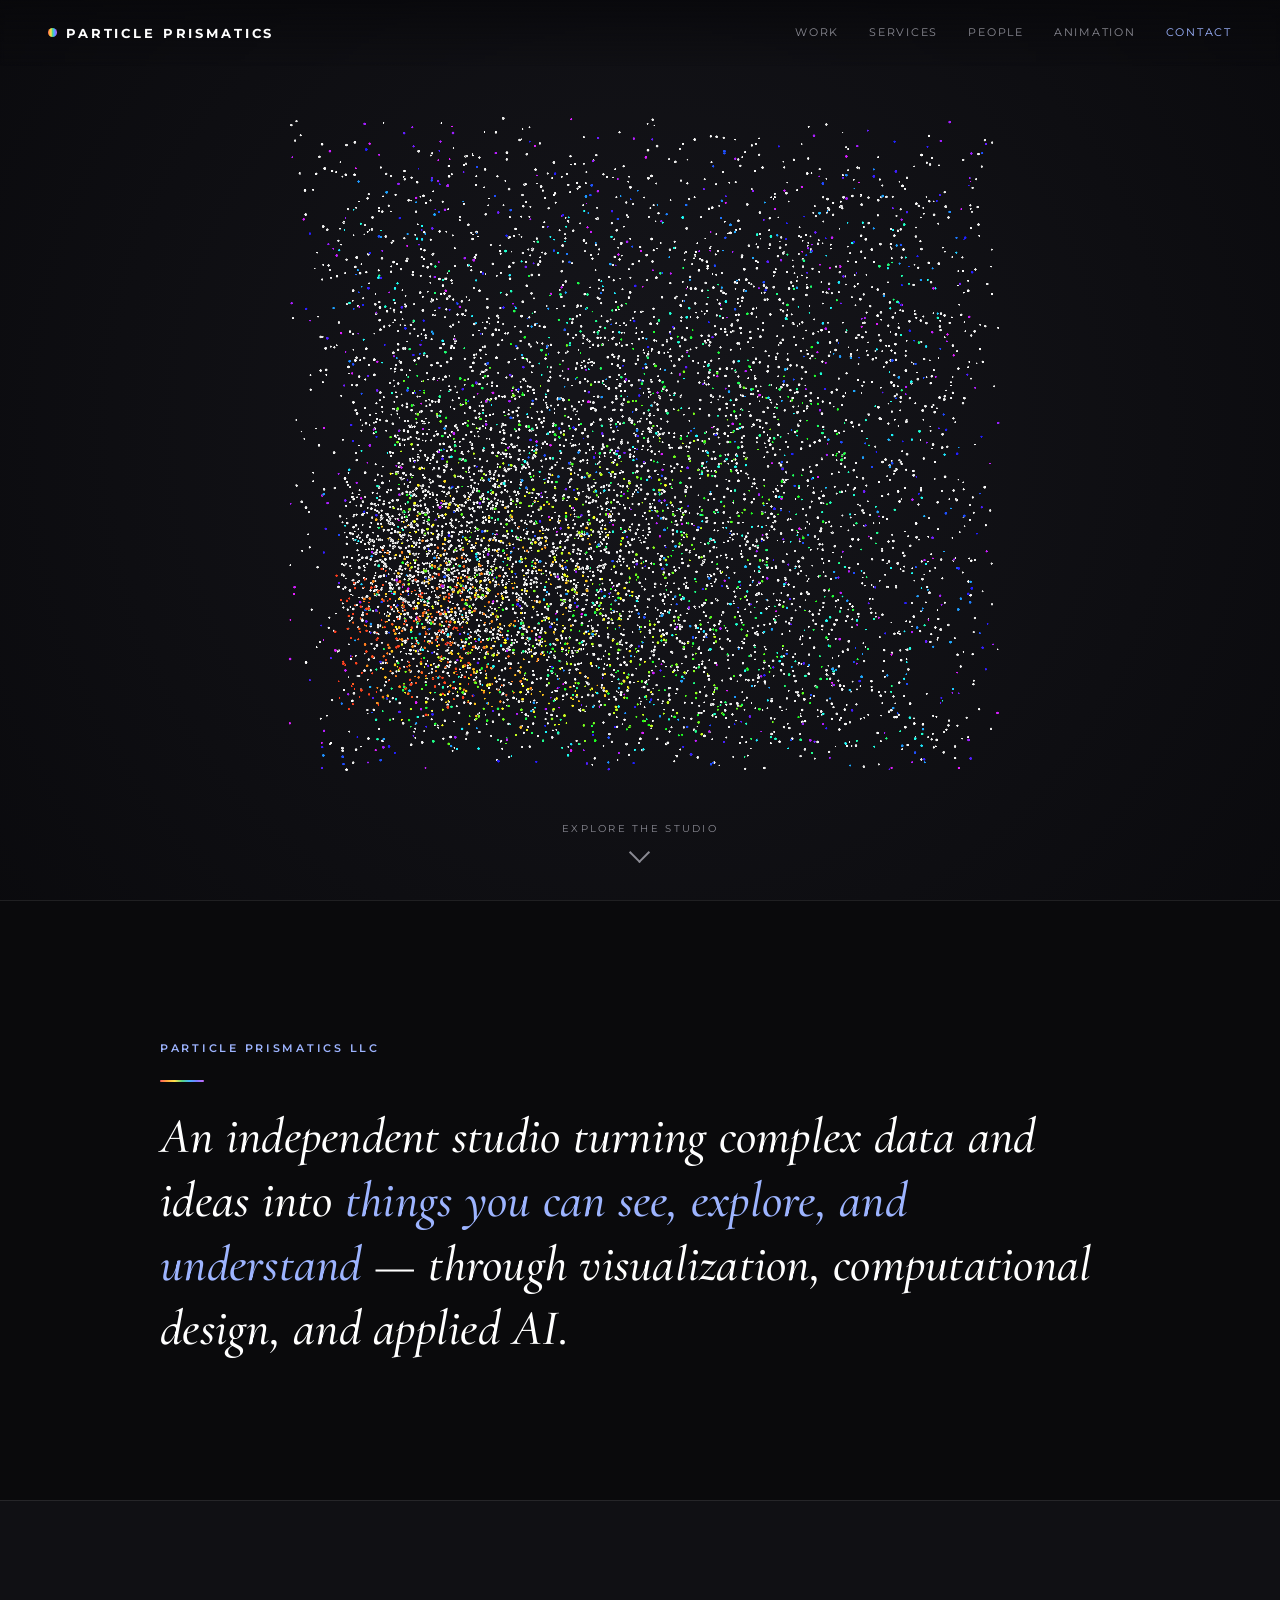
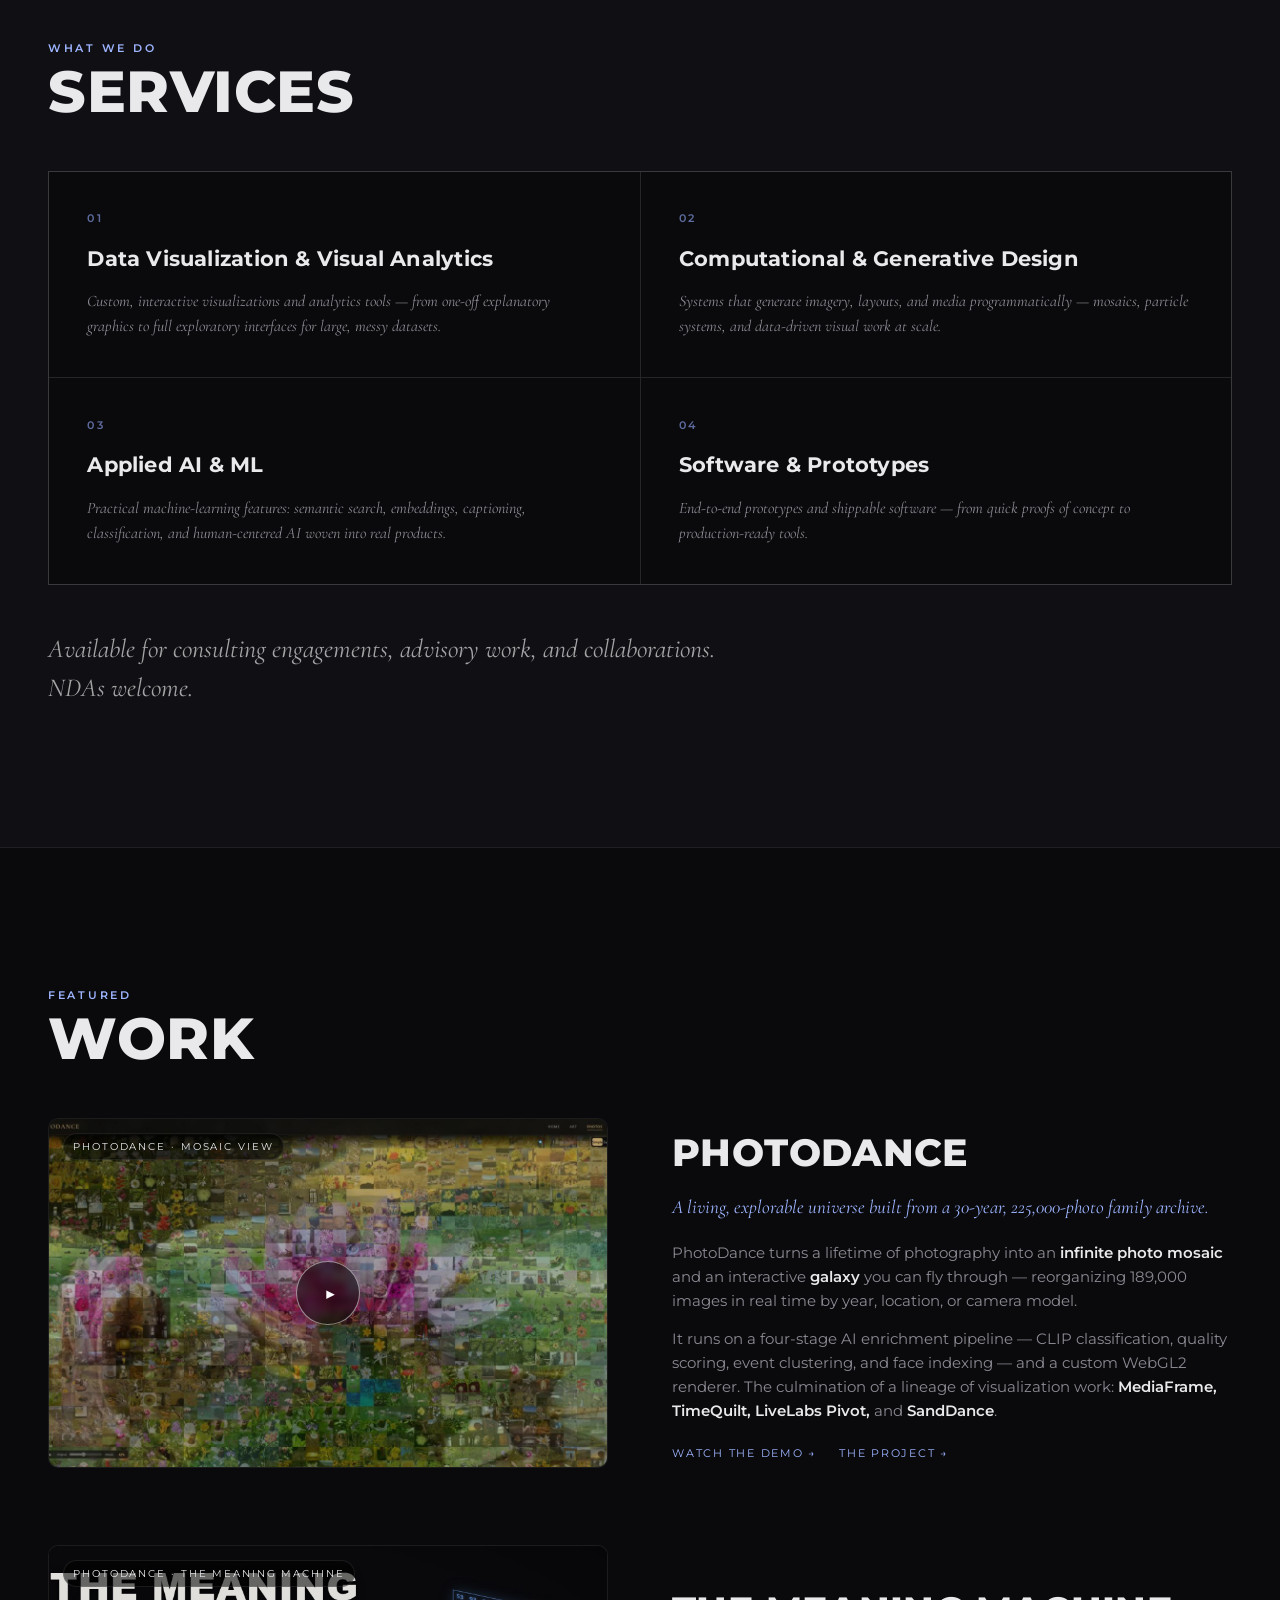
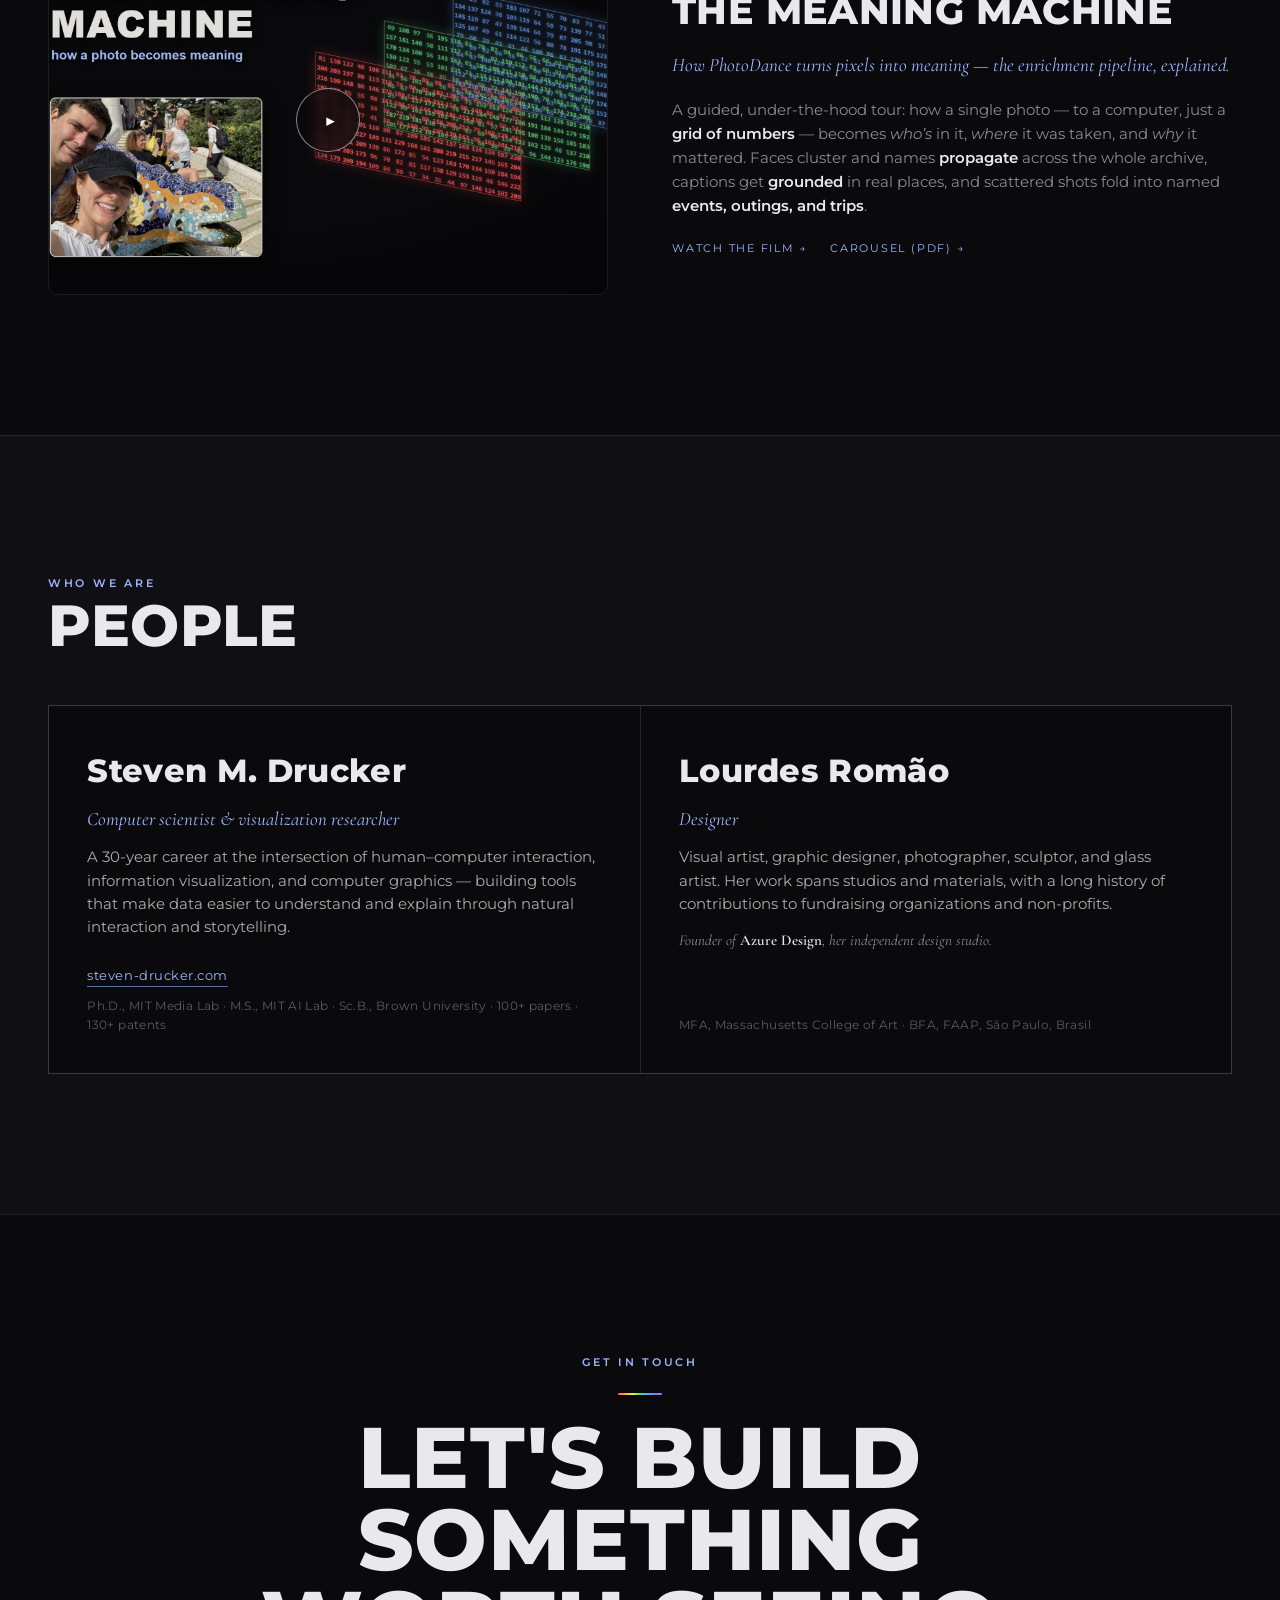
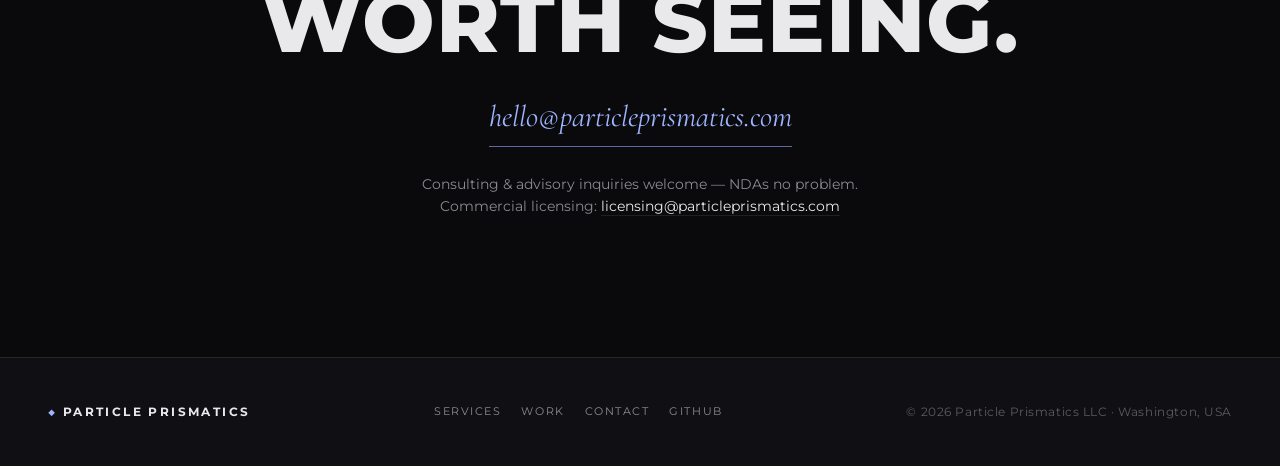
<file: index.html>
<!DOCTYPE html>
<html lang="en">
<head>
<meta charset="UTF-8">
<meta name="viewport" content="width=device-width, initial-scale=1.0">
<title>Particle Prismatics — Computational Design &amp; Visualization</title>
<meta name="description" content="Particle Prismatics is an independent studio for data visualization, computational design, and applied AI — consulting, software, and licensing.">
<meta property="og:title" content="Particle Prismatics">
<meta property="og:description" content="Computational design, data visualization &amp; applied AI.">
<meta property="og:image" content="assets/logo.png">
<meta property="og:type" content="website">
<link rel="icon" href="assets/favicon.svg" type="image/svg+xml">
<link rel="preconnect" href="https://fonts.googleapis.com">
<link rel="preconnect" href="https://fonts.gstatic.com" crossorigin>
<link href="https://fonts.googleapis.com/css2?family=Montserrat:wght@400;500;600;700;800&family=Cormorant+Garamond:ital,wght@0,500;1,400;1,500;1,600&display=swap" rel="stylesheet">
<link rel="stylesheet" href="styles.css">
</head>
<body>

<!-- ── nav ─────────────────────────────────────────────────────────────── -->
<nav class="nav" id="nav">
  <a class="nav-brand" href="#top"><span class="dot"></span>Particle Prismatics</a>
  <div class="nav-links" id="navLinks">
    <a href="#work">Work</a>
    <a href="#services">Services</a>
    <a href="#about">People</a>
    <a href="animation.html">Animation</a>
    <a href="#contact" class="cta">Contact</a>
  </div>
  <button class="nav-toggle" id="navToggle" aria-label="Menu">☰</button>
</nav>

<!-- ── hero ────────────────────────────────────────────────────────────── -->
<header class="hero" id="top">
  <div id="heroAnim"></div>
  <div class="hero-overlay" id="heroOverlay">
    <a class="scroll-cue" href="#studio" aria-label="Scroll to content"><span>Explore the studio</span><div class="chev"></div></a>
  </div>
</header>

<!-- ── statement ───────────────────────────────────────────────────────── -->
<section class="section statement" id="studio">
  <div class="inner">
    <p class="eyebrow">Particle Prismatics LLC</p>
    <div class="rule"></div>
    <h2>An independent studio turning complex data and ideas into <em>things you can see, explore, and understand</em> — through visualization, computational design, and applied AI.</h2>
  </div>
</section>

<!-- ── services ────────────────────────────────────────────────────────── -->
<section class="section alt" id="services">
  <div class="inner">
    <div class="grid-head">
      <p class="eyebrow">What we do</p>
      <h2 class="section-title">Services</h2>
    </div>
    <div class="services">
      <article class="svc">
        <span class="num">01</span>
        <h3>Data Visualization &amp; Visual Analytics</h3>
        <p>Custom, interactive visualizations and analytics tools — from one-off explanatory graphics to full exploratory interfaces for large, messy datasets.</p>
      </article>
      <article class="svc">
        <span class="num">02</span>
        <h3>Computational &amp; Generative Design</h3>
        <p>Systems that generate imagery, layouts, and media programmatically — mosaics, particle systems, and data-driven visual work at scale.</p>
      </article>
      <article class="svc">
        <span class="num">03</span>
        <h3>Applied AI &amp; ML</h3>
        <p>Practical machine-learning features: semantic search, embeddings, captioning, classification, and human-centered AI woven into real products.</p>
      </article>
      <article class="svc">
        <span class="num">04</span>
        <h3>Software &amp; Prototypes</h3>
        <p>End-to-end prototypes and shippable software — from quick proofs of concept to production-ready tools.</p>
      </article>
    </div>
    <p class="lead" style="margin-top:44px; max-width:680px;">Available for consulting engagements, advisory work, and collaborations. NDAs welcome.</p>
  </div>
</section>

<!-- ── featured work ───────────────────────────────────────────────────── -->
<section class="section" id="work">
  <div class="inner">
    <div class="grid-head">
      <p class="eyebrow">Featured</p>
      <h2 class="section-title">Work</h2>
    </div>
    <div class="feature">
      <a class="media cover" href="https://youtu.be/pN5OAmYiGdU" target="_blank" rel="noopener" aria-label="Watch the PhotoDance demo">
        <span class="badge">PhotoDance · Mosaic view</span>
        <img src="assets/photodance-mosaic.jpg" alt="PhotoDance infinite photo mosaic" loading="lazy">
        <span class="play">▶</span>
      </a>
      <div class="body">
        <h3>PhotoDance</h3>
        <p class="kicker">A living, explorable universe built from a 30-year, 225,000-photo family archive.</p>
        <p>PhotoDance turns a lifetime of photography into an <strong>infinite photo mosaic</strong> and an interactive <strong>galaxy</strong> you can fly through — reorganizing 189,000 images in real time by year, location, or camera model.</p>
        <p>It runs on a four-stage AI enrichment pipeline — CLIP classification, quality scoring, event clustering, and face indexing — and a custom WebGL2 renderer. The culmination of a lineage of visualization work: <strong>MediaFrame, TimeQuilt, LiveLabs Pivot,</strong> and <strong>SandDance</strong>.</p>
        <div class="link-row">
          <a class="tlink" href="https://youtu.be/pN5OAmYiGdU" target="_blank" rel="noopener">Watch the demo</a>
          <a class="tlink" href="project.html">The project</a>
        </div>
      </div>
    </div>
    <div class="feature" style="margin-top:clamp(40px,6vw,80px)">
      <a class="media cover" href="https://youtu.be/VRE8-3zHbio" target="_blank" rel="noopener" aria-label="Watch PhotoDance: The Meaning Machine">
        <span class="badge">PhotoDance · The Meaning Machine</span>
        <img src="assets/photodance-meaning.jpg" alt="PhotoDance: The Meaning Machine — how a photo becomes meaning" loading="lazy">
        <span class="play">▶</span>
      </a>
      <div class="body">
        <h3>The Meaning Machine</h3>
        <p class="kicker">How PhotoDance turns pixels into meaning — the enrichment pipeline, explained.</p>
        <p>A guided, under-the-hood tour: how a single photo — to a computer, just a <strong>grid of numbers</strong> — becomes <em>who&rsquo;s</em> in it, <em>where</em> it was taken, and <em>why</em> it mattered. Faces cluster and names <strong>propagate</strong> across the whole archive, captions get <strong>grounded</strong> in real places, and scattered shots fold into named <strong>events, outings, and trips</strong>.</p>
        <div class="link-row">
          <a class="tlink" href="https://youtu.be/VRE8-3zHbio" target="_blank" rel="noopener">Watch the film</a>
          <a class="tlink" href="assets/PhotoDance_MeaningMachine_carousel.pdf" target="_blank" rel="noopener">Carousel (PDF)</a>
        </div>
      </div>
    </div>
  </div>
</section>

<!-- ── people ──────────────────────────────────────────────────────────── -->
<section class="section alt" id="about">
  <div class="inner">
    <div class="grid-head">
      <p class="eyebrow">Who we are</p>
      <h2 class="section-title">People</h2>
    </div>
    <div class="people">
      <article class="person">
        <div class="pname">Steven M. Drucker</div>
        <div class="prole">Computer scientist &amp; visualization researcher</div>
        <p>A 30-year career at the intersection of human–computer interaction, information visualization, and computer graphics — building tools that make data easier to understand and explain through natural interaction and storytelling.</p>
        <div class="pfoot">
          <a class="psite" href="https://www.steven-drucker.com" target="_blank" rel="noopener">steven-drucker.com</a>
          <div class="cred">Ph.D., MIT Media Lab · M.S., MIT AI Lab · Sc.B., Brown University · 100+ papers · 130+ patents</div>
        </div>
      </article>
      <article class="person">
        <div class="pname">Lourdes Romão</div>
        <div class="prole">Designer</div>
        <p>Visual artist, graphic designer, photographer, sculptor, and glass artist. Her work spans studios and materials, with a long history of contributions to fundraising organizations and non-profits.</p>
        <p class="az-note">Founder of <strong>Azure Design</strong>, her independent design studio.</p>
        <div class="cred">MFA, Massachusetts College of Art · BFA, FAAP, São Paulo, Brasil</div>
      </article>
    </div>
  </div>
</section>

<!-- ── contact ─────────────────────────────────────────────────────────── -->
<section class="section contact" id="contact">
  <div class="inner">
    <p class="eyebrow">Get in touch</p>
    <div class="rule center"></div>
    <h2>Let's build something<br>worth seeing.</h2>
    <a class="email" href="mailto:hello@particleprismatics.com">hello@particleprismatics.com</a>
    <p class="sub">Consulting &amp; advisory inquiries welcome — NDAs no problem.<br>
      Commercial licensing: <a href="mailto:licensing@particleprismatics.com">licensing@particleprismatics.com</a></p>
  </div>
</section>

<!-- ── footer ──────────────────────────────────────────────────────────── -->
<footer class="footer">
  <div class="inner">
    <div class="brand"><span style="color:var(--accent)">◆</span> Particle Prismatics</div>
    <div class="fnav">
      <a href="#services">Services</a>
      <a href="#work">Work</a>
      <a href="#contact">Contact</a>
      <a href="https://github.com/particleprismatics" target="_blank" rel="noopener">GitHub</a>
    </div>
    <div class="meta">© 2026 Particle Prismatics LLC · Washington, USA</div>
  </div>
</footer>

<script src="assets/particle-anim.js"></script>
<script>
  // hero animation (controls-free, plays once, rests on the logo)
  const anim = initParticleIntro({
    mount: document.getElementById('heroAnim'),
    logoSrc: 'assets/logo.png',
    controls: false, autoplay: true, loop: false, mouseRepel: false,
    replayOnView: true,
  });
  // nav: solidify on scroll + mobile toggle
  const nav = document.getElementById('nav');
  const onScroll = () => nav.classList.toggle('solid', window.scrollY > 40);
  onScroll(); window.addEventListener('scroll', onScroll, { passive:true });
  const links = document.getElementById('navLinks');
  document.getElementById('navToggle').addEventListener('click', () => links.classList.toggle('open'));
  links.addEventListener('click', e => { if (e.target.tagName === 'A') links.classList.remove('open'); });
</script>
</body>
</html>
</file>
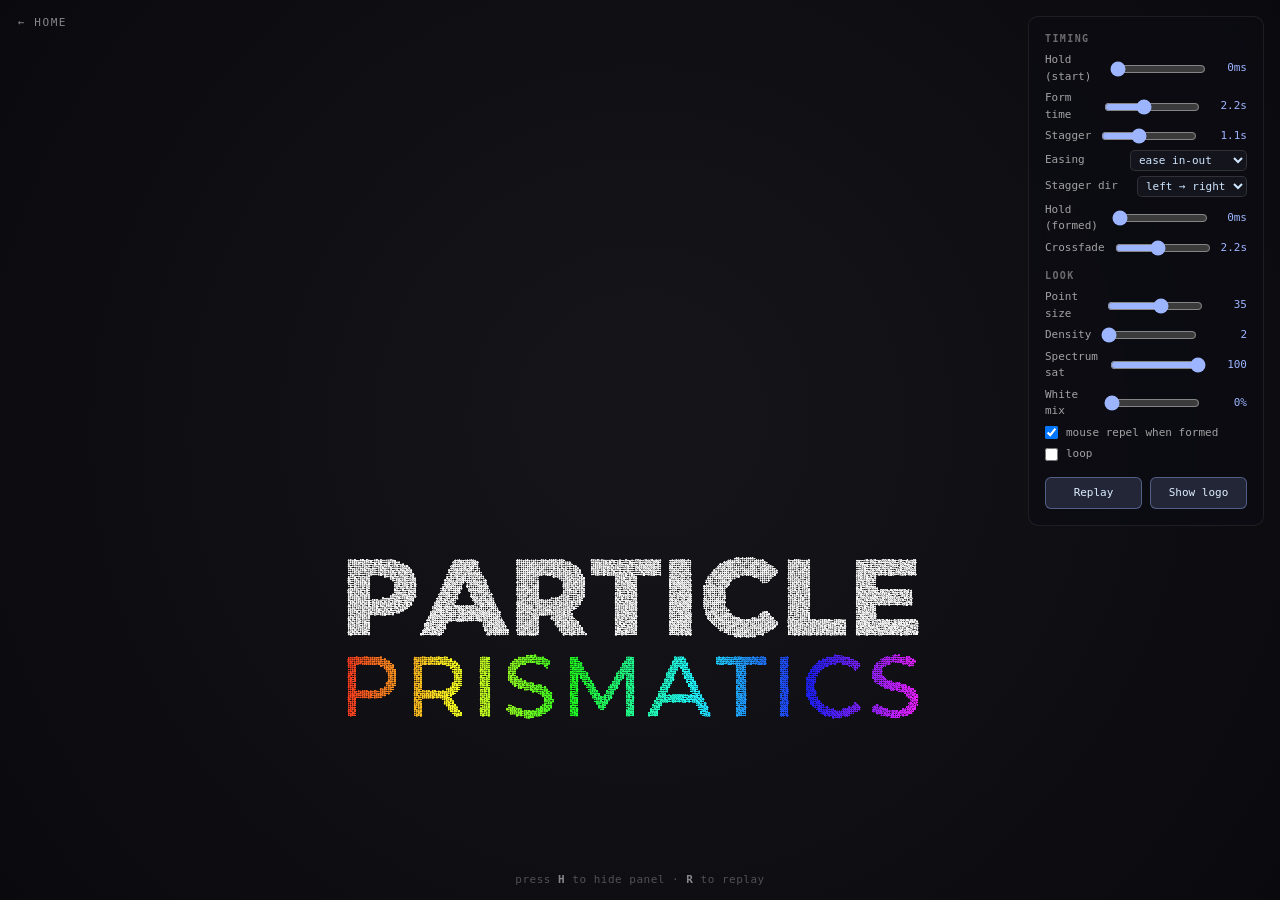
<file: animation.html>
<!DOCTYPE html>
<html lang="en">
<head>
<meta charset="UTF-8">
<meta name="viewport" content="width=device-width, initial-scale=1.0">
<title>Particle Prismatics — Animation Studio</title>
<link rel="icon" href="assets/favicon.svg" type="image/svg+xml">
<link rel="preconnect" href="https://fonts.googleapis.com">
<link rel="preconnect" href="https://fonts.gstatic.com" crossorigin>
<link href="https://fonts.googleapis.com/css2?family=Montserrat:wght@500;600;700;800&display=swap" rel="stylesheet">
<style>
  *{ margin:0; padding:0; box-sizing:border-box; }
  html,body{ height:100%; }
  body{ background:#0a0a0c; overflow:hidden; font-family:ui-monospace,"SF Mono",Menlo,Consolas,monospace; }
  #stage{ position:fixed; inset:0; }
  .back{ position:fixed; top:16px; left:18px; z-index:20; color:rgba(255,255,255,.5); font-size:11px; letter-spacing:.14em; text-transform:uppercase; text-decoration:none; }
  .back:hover{ color:#fff; }
  #panel{ position:fixed; top:16px; right:16px; z-index:10; width:236px; background:rgba(12,12,18,.72);
    border:1px solid rgba(255,255,255,.08); border-radius:10px; padding:14px 16px 16px; color:rgba(255,255,255,.62);
    font-size:11px; line-height:1.5; backdrop-filter:blur(10px); user-select:none; transition:opacity .35s, transform .35s; }
  #panel.hidden{ opacity:0; transform:translateX(20px); pointer-events:none; }
  #panel h3{ font-size:10px; letter-spacing:1.4px; text-transform:uppercase; color:rgba(255,255,255,.4); margin:12px 0 6px; }
  #panel h3:first-child{ margin-top:0; }
  #panel label{ display:flex; align-items:center; justify-content:space-between; gap:10px; margin:5px 0; }
  #panel input[type=range]{ width:96px; accent-color:#9db4ff; }
  #panel select{ background:#14141c; color:#cfe6ff; border:1px solid rgba(255,255,255,.12); border-radius:5px; font:inherit; padding:2px 4px; }
  #panel .val{ width:44px; text-align:right; color:#9db4ff; font-variant-numeric:tabular-nums; }
  #panel .chk{ justify-content:flex-start; gap:8px; cursor:pointer; }
  #panel .row-btns{ display:flex; gap:8px; margin-top:14px; }
  #panel button{ flex:1; cursor:pointer; font:inherit; color:#dff0ff; background:rgba(157,180,255,.16);
    border:1px solid rgba(157,180,255,.4); border-radius:6px; padding:7px 0; }
  #panel button:hover{ background:rgba(157,180,255,.28); }
  #hint{ position:fixed; bottom:14px; left:50%; transform:translateX(-50%); z-index:10; color:rgba(255,255,255,.28); font-size:11px; letter-spacing:.5px; transition:opacity .5s; }
</style>
</head>
<body>
<div id="stage"></div>
<a class="back" href="index.html">← Home</a>
<div id="hint">press <b style="color:rgba(255,255,255,.5)">H</b> to hide panel · <b style="color:rgba(255,255,255,.5)">R</b> to replay</div>

<div id="panel">
  <h3>Timing</h3>
  <label>Hold (start)<input type="range" id="s-holdStart" min="0" max="4000" step="100" value="0"><span class="val" id="v-holdStart"></span></label>
  <label>Form time<input type="range" id="s-formDur" min="400" max="5000" step="100" value="2200"><span class="val" id="v-formDur"></span></label>
  <label>Stagger<input type="range" id="s-stagger" min="0" max="3000" step="50" value="1100"><span class="val" id="v-stagger"></span></label>
  <label>Easing<select id="s-ease">
    <option value="easeInOut">ease in-out</option><option value="easeOut">ease out</option>
    <option value="easeOutBack">ease out-back</option><option value="linear">linear</option></select></label>
  <label>Stagger dir<select id="s-dir">
    <option value="lr">left → right</option><option value="center">center → out</option><option value="random">random</option></select></label>
  <label>Hold (formed)<input type="range" id="s-holdFormed" min="0" max="6000" step="100" value="0"><span class="val" id="v-holdFormed"></span></label>
  <label>Crossfade<input type="range" id="s-xfade" min="0" max="5000" step="100" value="2200"><span class="val" id="v-xfade"></span></label>
  <h3>Look</h3>
  <label>Point size<input type="range" id="s-size" min="8" max="55" step="1" value="35"><span class="val" id="v-size"></span></label>
  <label>Density<input type="range" id="s-samp" min="2" max="8" step="1" value="2"><span class="val" id="v-samp"></span></label>
  <label>Spectrum sat<input type="range" id="s-sat" min="0" max="100" step="5" value="100"><span class="val" id="v-sat"></span></label>
  <label>White mix<input type="range" id="s-white" min="0" max="80" step="5" value="0"><span class="val" id="v-white"></span></label>
  <label class="chk"><input id="s-mouse" type="checkbox" checked> mouse repel when formed</label>
  <label class="chk"><input id="s-loop" type="checkbox"> loop</label>
  <div class="row-btns">
    <button id="btn-replay">Replay</button>
    <button id="btn-logo">Show logo</button>
  </div>
</div>

<script src="assets/particle-anim.js"></script>
<script>
  const anim = initParticleIntro({
    mount: document.getElementById('stage'),
    logoSrc: 'assets/logo.png',
    controls: true, autoplay: true, loop: false, mouseRepel: true,
  });

  const ms = v => (v>=1000 ? (v/1000).toFixed(1)+'s' : v+'ms');
  function wire(id, valId, key, scale, fmt){
    const sl=document.getElementById(id), vl=document.getElementById(valId);
    const upd=()=>{ const v=Number(sl.value)*scale; if(vl) vl.textContent=fmt?fmt(v):sl.value; anim.setParam(key, v); };
    sl.addEventListener('input', upd);
    if(vl) vl.textContent = fmt?fmt(Number(sl.value)*scale):sl.value;
  }
  wire('s-holdStart','v-holdStart','holdStart',1,ms);
  wire('s-formDur','v-formDur','formDur',1,ms);
  wire('s-stagger','v-stagger','stagger',1,ms);
  wire('s-holdFormed','v-holdFormed','holdFormed',1,ms);
  wire('s-xfade','v-xfade','xfade',1,ms);
  wire('s-size','v-size','pointSize',1,v=>v.toFixed(0));
  wire('s-samp','v-samp','sampling',1,v=>v.toFixed(0));
  wire('s-sat','v-sat','sat',0.01,v=>Math.round(v*100));
  wire('s-white','v-white','whiteMix',0.01,v=>Math.round(v*100)+'%');
  document.getElementById('s-ease').addEventListener('change',e=>anim.setParam('ease',e.target.value));
  document.getElementById('s-dir').addEventListener('change',e=>anim.setParam('dir',e.target.value));
  document.getElementById('s-mouse').addEventListener('change',e=>anim.setParam('mouseRepel',e.target.checked));
  document.getElementById('s-loop').addEventListener('change',e=>anim.setParam('loop',e.target.checked));
  document.getElementById('btn-replay').addEventListener('click',()=>anim.play());
  document.getElementById('btn-logo').addEventListener('click',()=>anim.showLogo());
  window.addEventListener('keydown',e=>{
    if(e.key==='h'||e.key==='H') document.getElementById('panel').classList.toggle('hidden');
    if(e.key==='r'||e.key==='R') anim.play();
  });
  setTimeout(()=>{ const h=document.getElementById('hint'); if(h) h.style.opacity=0; }, 6000);
</script>
</body>
</html>
</file>
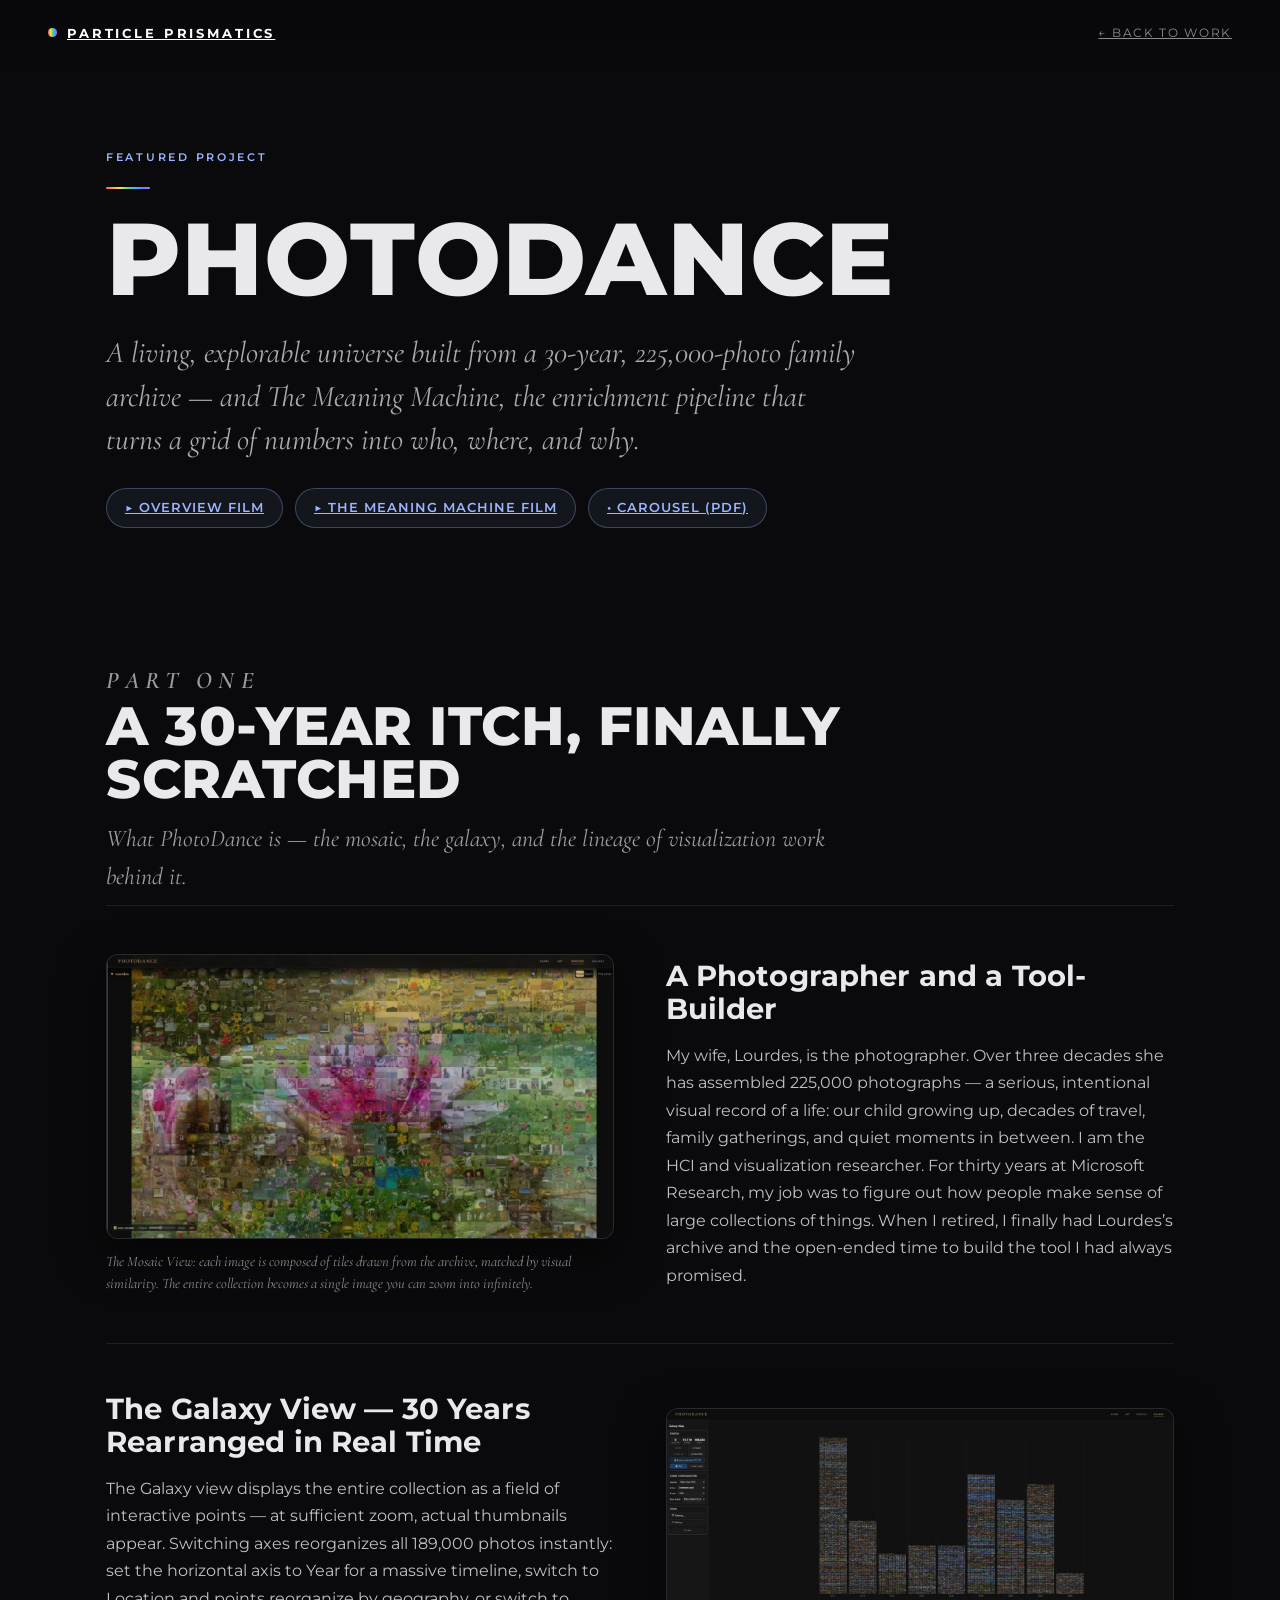
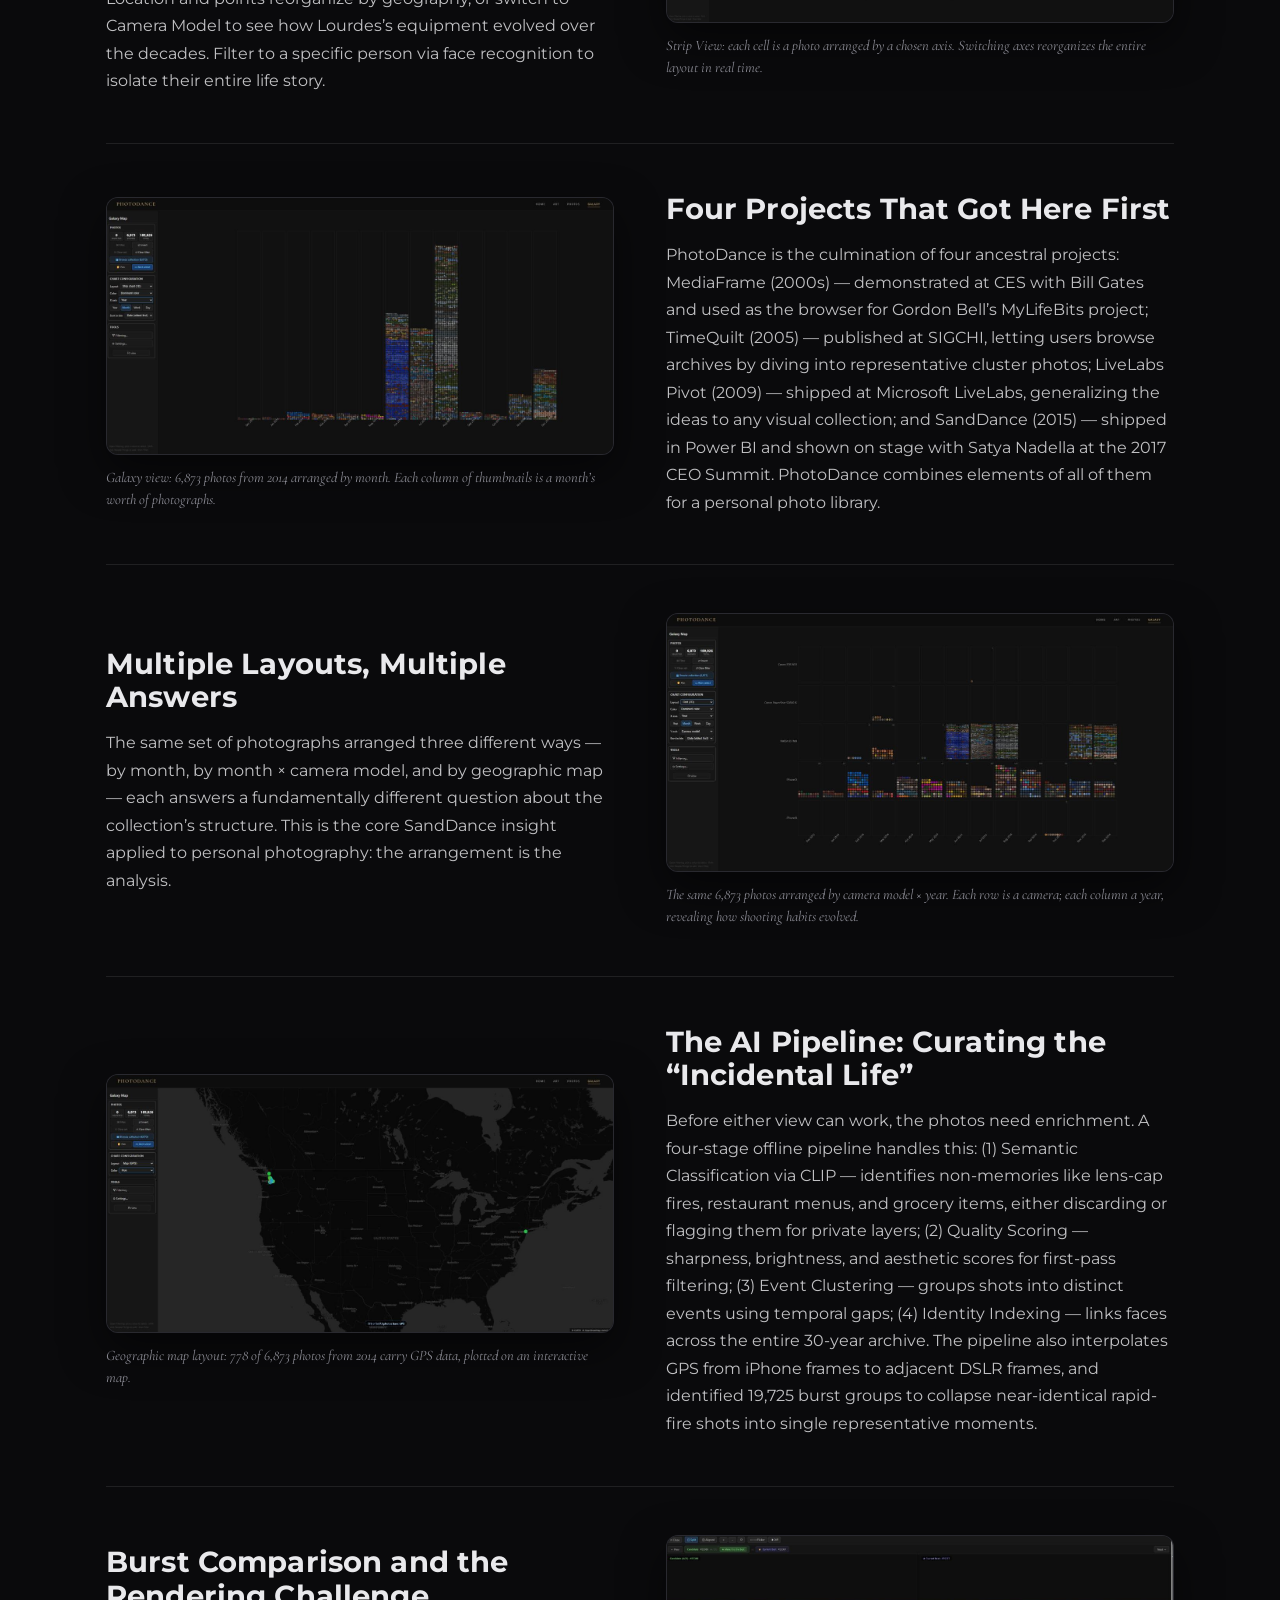
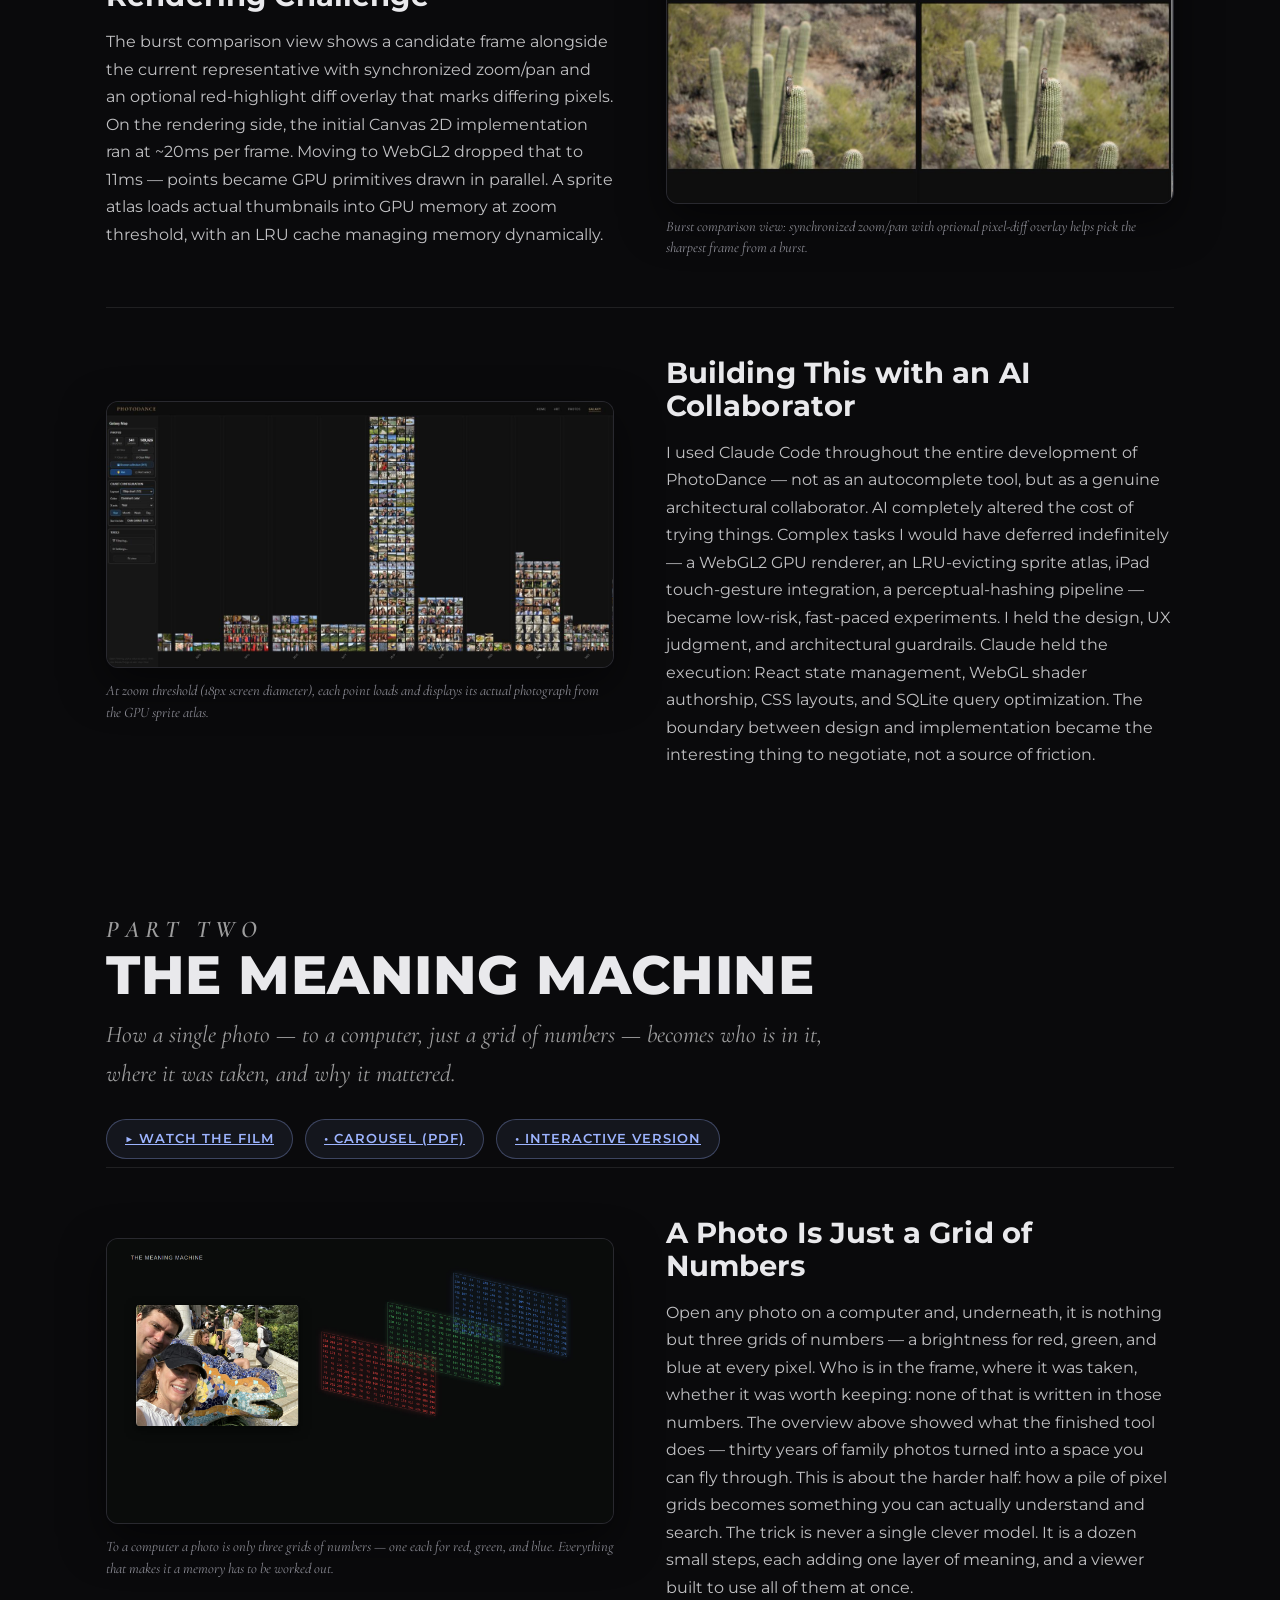
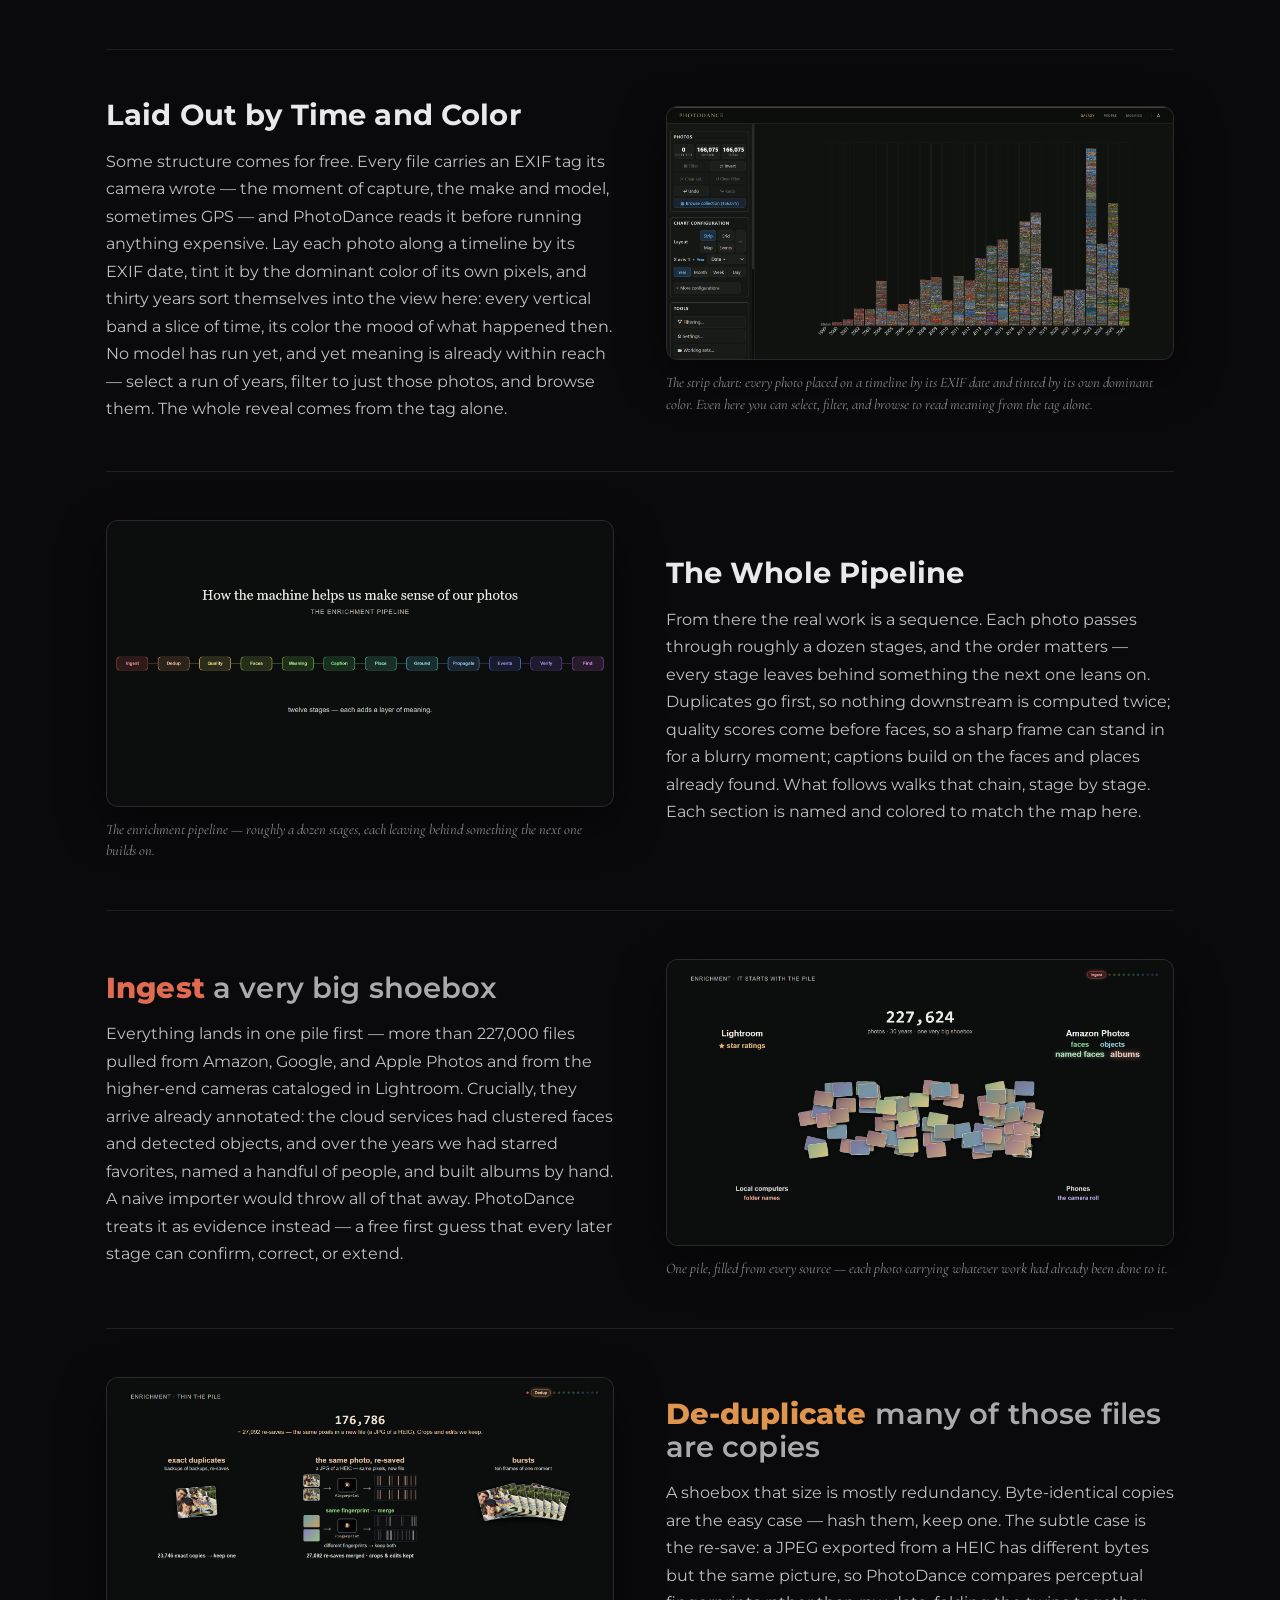
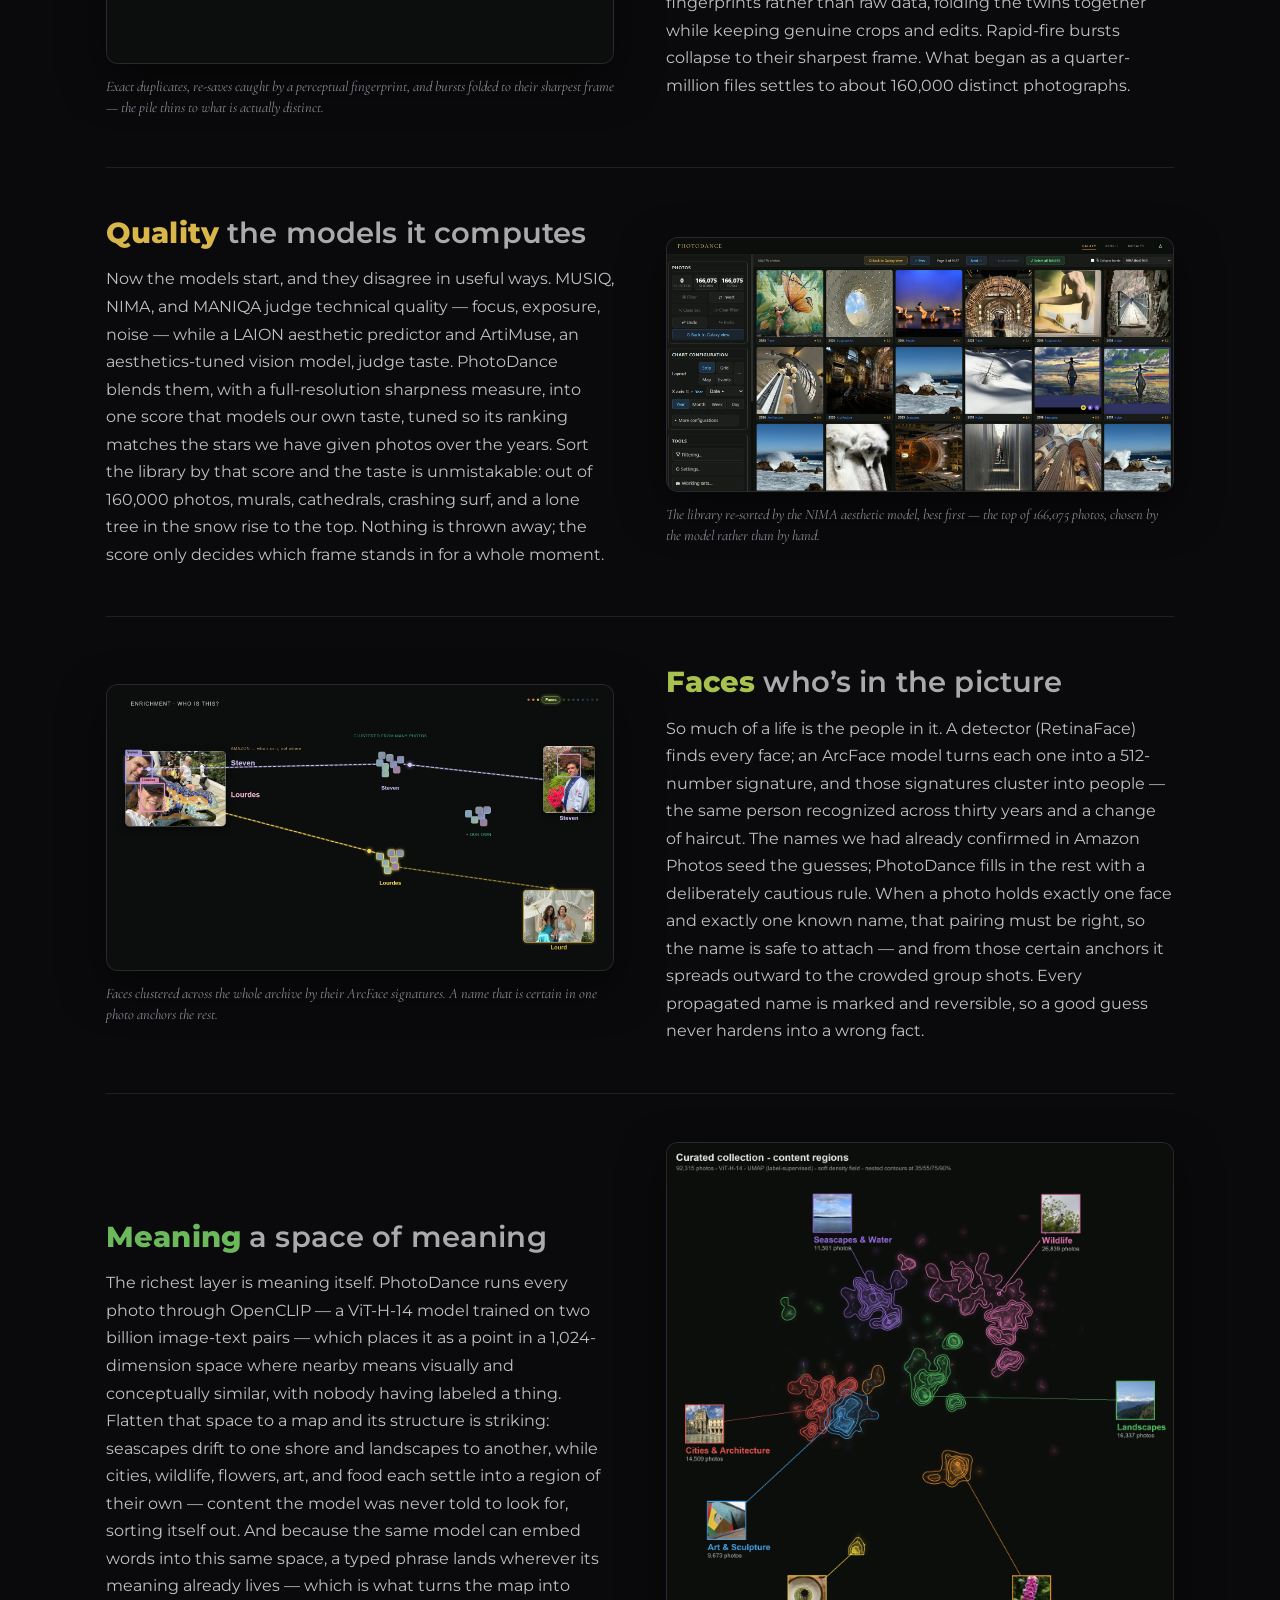
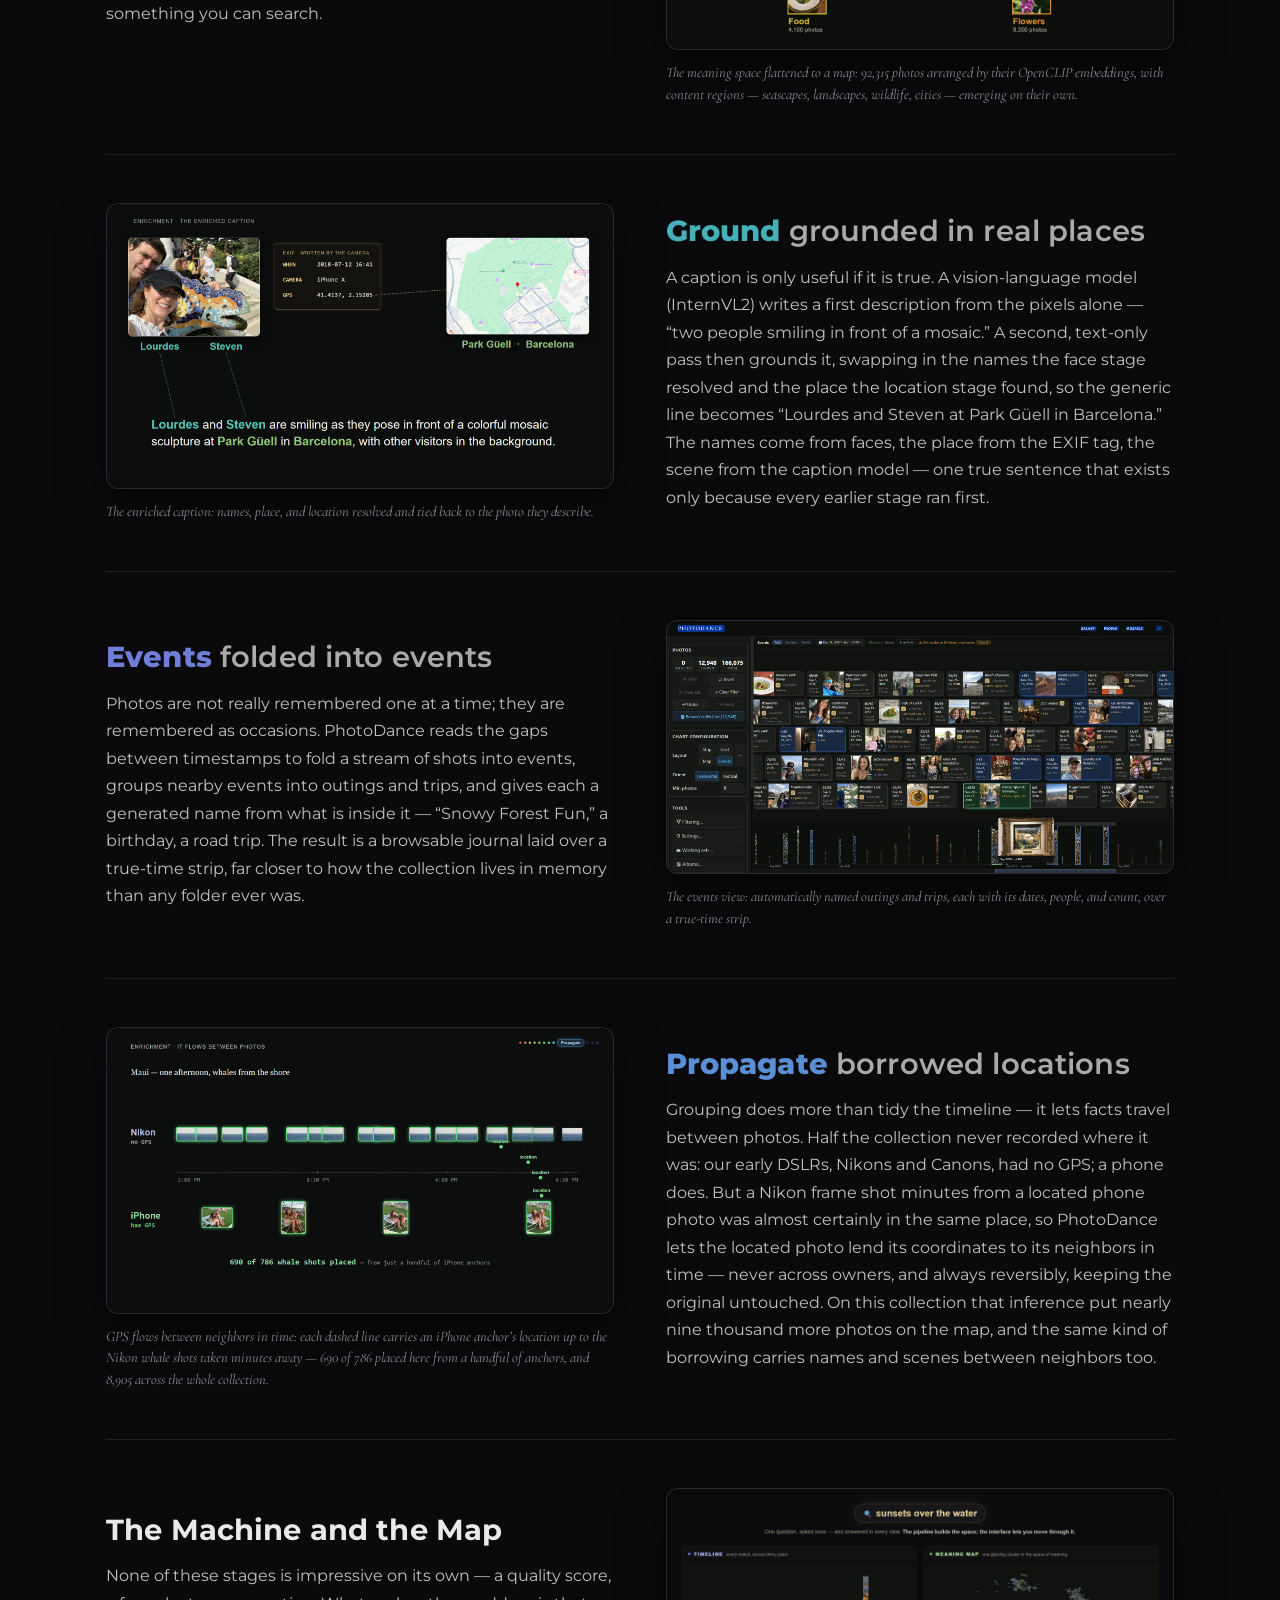
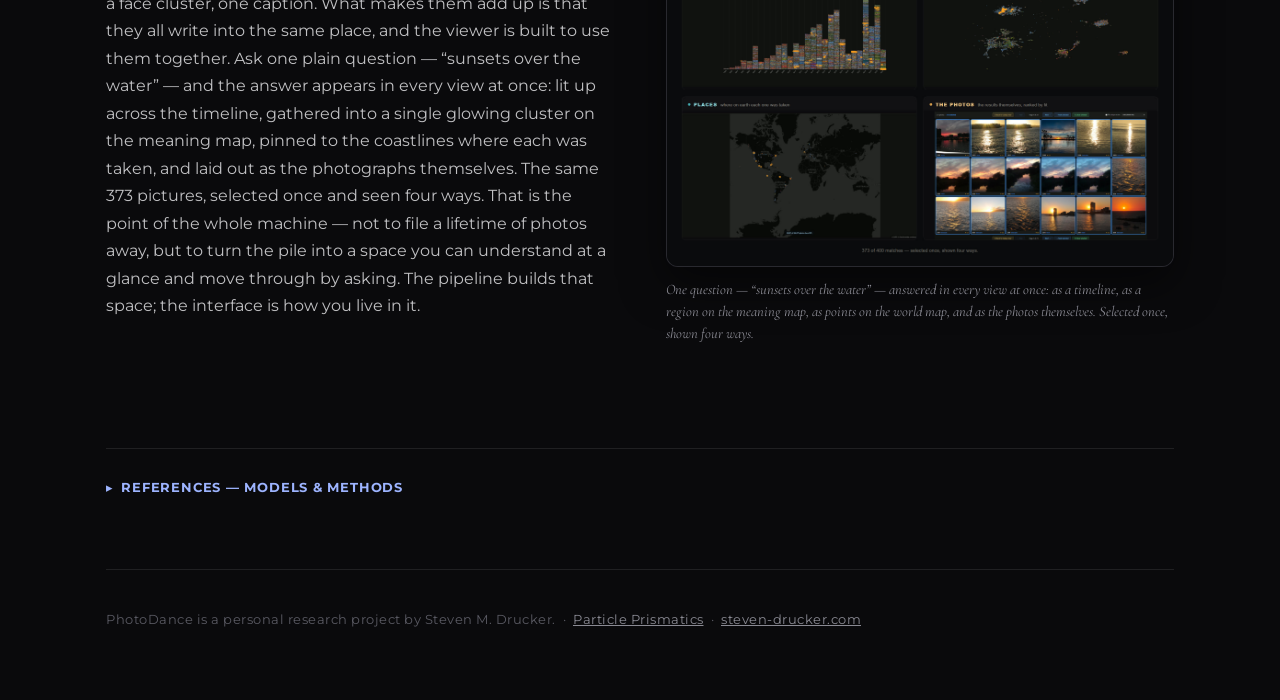
<file: project.html>
<!DOCTYPE html>
<html lang="en">
<head>
<meta charset="UTF-8">
<meta name="viewport" content="width=device-width, initial-scale=1.0">
<title>PhotoDance — The Project · Particle Prismatics</title>
<meta name="description" content="PhotoDance: a living, explorable universe built from a 30-year, 225,000-photo family archive — and The Meaning Machine, the enrichment pipeline that gives it meaning.">
<link rel="icon" href="assets/favicon.svg" type="image/svg+xml">
<link rel="preconnect" href="https://fonts.googleapis.com">
<link rel="preconnect" href="https://fonts.gstatic.com" crossorigin>
<link href="https://fonts.googleapis.com/css2?family=Montserrat:wght@400;500;600;700;800&family=Cormorant+Garamond:ital,wght@0,500;1,400;1,500;1,600&display=swap" rel="stylesheet">
<style>
  :root{ --bg:#0a0a0c; --bg2:#101014; --panel:#14141a; --text:#e9e9ec; --muted:#8a8a93;
    --faint:#5a5a63; --line:rgba(255,255,255,0.09); --accent:#9db4ff;
    --spectrum:linear-gradient(90deg,#ff5d5d,#ffab3d,#ffe14d,#5ad67f,#46b4ff,#7b7bff,#c86bff);
    --font-sans:'Montserrat',system-ui,-apple-system,'Segoe UI',sans-serif;
    --font-serif:'Cormorant Garamond',Georgia,serif; }
  *,*::before,*::after{ box-sizing:border-box; margin:0; padding:0; }
  html{ scroll-behavior:smooth; }
  body{ background:var(--bg); color:var(--text); font-family:var(--font-sans); font-size:15px; line-height:1.6; -webkit-font-smoothing:antialiased; }
  a{ color:inherit; }
  img{ max-width:100%; display:block; }
  .nav{ position:fixed; top:0; left:0; right:0; height:66px; z-index:100; display:flex; align-items:center; justify-content:space-between; padding:0 clamp(20px,4vw,48px); background:linear-gradient(to bottom,rgba(8,8,11,0.9),rgba(8,8,11,0)); }
  .nav-brand{ font-weight:700; font-size:13px; letter-spacing:0.22em; text-transform:uppercase; color:#fff; display:flex; align-items:center; gap:10px; }
  .nav-brand .dot{ width:9px; height:9px; border-radius:50%; background:var(--spectrum); }
  .nav-back{ font-size:12px; letter-spacing:0.14em; text-transform:uppercase; color:var(--muted); }
  .nav-back:hover{ color:#fff; }
  .wrap{ max-width:1180px; margin:0 auto; padding:0 clamp(20px,5vw,56px); }
  .eyebrow{ font-size:10.5px; letter-spacing:0.26em; text-transform:uppercase; color:var(--accent); font-weight:600; }
  .rule{ width:44px; height:2px; background:var(--spectrum); border-radius:2px; margin:20px 0; }
  .hero{ padding:150px 0 40px; }
  .hero h1{ font-weight:800; letter-spacing:0.01em; line-height:0.98; font-size:clamp(46px,8vw,104px); text-transform:uppercase; }
  .hero .lead{ font-family:var(--font-serif); font-style:italic; font-size:clamp(19px,2.5vw,30px); color:rgba(255,255,255,0.66); line-height:1.45; margin-top:22px; max-width:760px; }
  .parthead{ padding:80px 0 8px; }
  .parthead h2{ font-weight:800; letter-spacing:0.01em; line-height:0.98; font-size:clamp(30px,5vw,54px); text-transform:uppercase; }
  .parthead p{ font-family:var(--font-serif); font-style:italic; font-size:clamp(17px,2.2vw,24px); color:rgba(255,255,255,0.6); margin-top:14px; max-width:720px; }
  .links{ display:flex; flex-wrap:wrap; gap:12px; margin-top:26px; }
  .tlink{ display:inline-flex; align-items:center; gap:8px; font-size:12.5px; font-weight:600; letter-spacing:0.08em; text-transform:uppercase; color:var(--accent); border:1px solid rgba(157,180,255,0.3); background:rgba(157,180,255,0.07); border-radius:999px; padding:9px 18px; transition:.2s; }
  .tlink:hover{ background:var(--accent); color:#0a0a0c; border-color:var(--accent); }
  .psec{ display:grid; grid-template-columns:1fr 1fr; gap:clamp(24px,4vw,56px); align-items:center; padding:48px 0; border-top:1px solid var(--line); }
  .psec:first-of-type{ border-top:none; }
  .psec--right .ps-media{ order:2; }
  .psec--right .ps-text{ order:1; }
  .ps-media img{ width:100%; border-radius:12px; border:1px solid var(--line); background:var(--panel); box-shadow:0 16px 44px rgba(0,0,0,0.5); }
  .ps-media figcaption{ font-family:var(--font-serif); font-style:italic; font-size:14.5px; color:var(--muted); line-height:1.5; margin-top:12px; }
  .ps-h{ font-weight:700; font-size:clamp(21px,2.6vw,29px); letter-spacing:0.005em; line-height:1.15; margin-bottom:16px; }
  .ps-stage{ font-weight:800; }
  .ps-lower{ font-weight:600; text-transform:lowercase; color:rgba(233,233,236,0.72); }
  .ps-text p{ color:rgba(233,233,236,0.82); font-size:16px; line-height:1.72; }
  .refs{ margin:56px 0 0; border-top:1px solid var(--line); padding-top:26px; }
  .refs summary{ cursor:pointer; list-style:none; display:inline-flex; align-items:center; gap:8px; font-size:13px; font-weight:700; letter-spacing:0.06em; text-transform:uppercase; color:var(--accent); }
  .refs summary::-webkit-details-marker{ display:none; }
  .refs summary::before{ content:'\25B8'; transition:transform .2s; }
  .refs[open] summary::before{ transform:rotate(90deg); }
  .refs-body{ margin-top:16px; font-size:13.5px; line-height:1.65; color:var(--muted); }
  .refs-body .refs-intro{ font-family:var(--font-serif); font-style:italic; margin-bottom:12px; }
  .refs-body h4{ font-size:11px; text-transform:uppercase; letter-spacing:0.1em; color:var(--accent); opacity:.9; margin:16px 0 6px; }
  .refs-body ul{ margin:0 0 6px 18px; }
  .refs-body li{ margin:5px 0; }
  .refs-body a{ color:var(--accent); border-bottom:1px solid rgba(157,180,255,0.35); }
  .foot{ border-top:1px solid var(--line); margin-top:70px; padding:40px 0 70px; color:var(--faint); font-size:12.5px; letter-spacing:0.04em; }
  .foot a{ color:var(--muted); }
  @media(max-width:760px){ .psec{ grid-template-columns:1fr; gap:20px; } .psec--right .ps-media{ order:0; } .psec--right .ps-text{ order:0; } }
</style>
</head>
<body>
<nav class="nav">
  <a class="nav-brand" href="index.html#top"><span class="dot"></span>Particle Prismatics</a>
  <a class="nav-back" href="index.html#work">&larr; Back to Work</a>
</nav>

<div class="wrap">
  <header class="hero">
    <p class="eyebrow">Featured Project</p>
    <div class="rule"></div>
    <h1>PhotoDance</h1>
    <p class="lead">A living, explorable universe built from a 30-year, 225,000-photo family archive — and <em>The Meaning Machine</em>, the enrichment pipeline that turns a grid of numbers into who, where, and why.</p>
    <div class="links">
      <a class="tlink" href="https://youtu.be/pN5OAmYiGdU" target="_blank" rel="noopener">&#9654; Overview film</a>
      <a class="tlink" href="https://youtu.be/VRE8-3zHbio" target="_blank" rel="noopener">&#9654; The Meaning Machine film</a>
      <a class="tlink" href="assets/PhotoDance_MeaningMachine_carousel.pdf" target="_blank" rel="noopener">&#8226; Carousel (PDF)</a>
    </div>
  </header>

  <section class="parthead">
    <p class="eyebrow">Part One</p>
    <h2>A 30-Year Itch, Finally Scratched</h2>
    <p>What PhotoDance is — the mosaic, the galaxy, and the lineage of visualization work behind it.</p>
  </section>
  <section class="psec"><figure class="ps-media"><img src="assets/project/photodance_00.jpg" alt="" loading="lazy"><figcaption>The Mosaic View: each image is composed of tiles drawn from the archive, matched by visual similarity. The entire collection becomes a single image you can zoom into infinitely.</figcaption></figure><div class="ps-text"><h3 class="ps-h">A Photographer and a Tool-Builder</h3><p>My wife, Lourdes, is the photographer. Over three decades she has assembled 225,000 photographs — a serious, intentional visual record of a life: our child growing up, decades of travel, family gatherings, and quiet moments in between. I am the HCI and visualization researcher. For thirty years at Microsoft Research, my job was to figure out how people make sense of large collections of things. When I retired, I finally had Lourdes’s archive and the open-ended time to build the tool I had always promised.</p></div></section>
<section class="psec psec--right"><figure class="ps-media"><img src="assets/project/photodance_01.jpg" alt="" loading="lazy"><figcaption>Strip View: each cell is a photo arranged by a chosen axis. Switching axes reorganizes the entire layout in real time.</figcaption></figure><div class="ps-text"><h3 class="ps-h">The Galaxy View — 30 Years Rearranged in Real Time</h3><p>The Galaxy view displays the entire collection as a field of interactive points — at sufficient zoom, actual thumbnails appear. Switching axes reorganizes all 189,000 photos instantly: set the horizontal axis to Year for a massive timeline, switch to Location and points reorganize by geography, or switch to Camera Model to see how Lourdes’s equipment evolved over the decades. Filter to a specific person via face recognition to isolate their entire life story.</p></div></section>
<section class="psec"><figure class="ps-media"><img src="assets/project/photodance_02.jpg" alt="" loading="lazy"><figcaption>Galaxy view: 6,873 photos from 2014 arranged by month. Each column of thumbnails is a month’s worth of photographs.</figcaption></figure><div class="ps-text"><h3 class="ps-h">Four Projects That Got Here First</h3><p>PhotoDance is the culmination of four ancestral projects: MediaFrame (2000s) — demonstrated at CES with Bill Gates and used as the browser for Gordon Bell’s MyLifeBits project; TimeQuilt (2005) — published at SIGCHI, letting users browse archives by diving into representative cluster photos; LiveLabs Pivot (2009) — shipped at Microsoft LiveLabs, generalizing the ideas to any visual collection; and SandDance (2015) — shipped in Power BI and shown on stage with Satya Nadella at the 2017 CEO Summit. PhotoDance combines elements of all of them for a personal photo library.</p></div></section>
<section class="psec psec--right"><figure class="ps-media"><img src="assets/project/photodance_03.jpg" alt="" loading="lazy"><figcaption>The same 6,873 photos arranged by camera model × year. Each row is a camera; each column a year, revealing how shooting habits evolved.</figcaption></figure><div class="ps-text"><h3 class="ps-h">Multiple Layouts, Multiple Answers</h3><p>The same set of photographs arranged three different ways — by month, by month × camera model, and by geographic map — each answers a fundamentally different question about the collection’s structure. This is the core SandDance insight applied to personal photography: the arrangement is the analysis.</p></div></section>
<section class="psec"><figure class="ps-media"><img src="assets/project/photodance_04.jpg" alt="" loading="lazy"><figcaption>Geographic map layout: 778 of 6,873 photos from 2014 carry GPS data, plotted on an interactive map.</figcaption></figure><div class="ps-text"><h3 class="ps-h">The AI Pipeline: Curating the “Incidental Life”</h3><p>Before either view can work, the photos need enrichment. A four-stage offline pipeline handles this: (1) Semantic Classification via CLIP — identifies non-memories like lens-cap fires, restaurant menus, and grocery items, either discarding or flagging them for private layers; (2) Quality Scoring — sharpness, brightness, and aesthetic scores for first-pass filtering; (3) Event Clustering — groups shots into distinct events using temporal gaps; (4) Identity Indexing — links faces across the entire 30-year archive. The pipeline also interpolates GPS from iPhone frames to adjacent DSLR frames, and identified 19,725 burst groups to collapse near-identical rapid-fire shots into single representative moments.</p></div></section>
<section class="psec psec--right"><figure class="ps-media"><img src="assets/project/photodance_05.jpg" alt="" loading="lazy"><figcaption>Burst comparison view: synchronized zoom/pan with optional pixel-diff overlay helps pick the sharpest frame from a burst.</figcaption></figure><div class="ps-text"><h3 class="ps-h">Burst Comparison and the Rendering Challenge</h3><p>The burst comparison view shows a candidate frame alongside the current representative with synchronized zoom/pan and an optional red-highlight diff overlay that marks differing pixels. On the rendering side, the initial Canvas 2D implementation ran at ~20ms per frame. Moving to WebGL2 dropped that to 11ms — points became GPU primitives drawn in parallel. A sprite atlas loads actual thumbnails into GPU memory at zoom threshold, with an LRU cache managing memory dynamically.</p></div></section>
<section class="psec"><figure class="ps-media"><img src="assets/project/photodance_06.jpg" alt="" loading="lazy"><figcaption>At zoom threshold (18px screen diameter), each point loads and displays its actual photograph from the GPU sprite atlas.</figcaption></figure><div class="ps-text"><h3 class="ps-h">Building This with an AI Collaborator</h3><p>I used Claude Code throughout the entire development of PhotoDance — not as an autocomplete tool, but as a genuine architectural collaborator. AI completely altered the cost of trying things. Complex tasks I would have deferred indefinitely — a WebGL2 GPU renderer, an LRU-evicting sprite atlas, iPad touch-gesture integration, a perceptual-hashing pipeline — became low-risk, fast-paced experiments. I held the design, UX judgment, and architectural guardrails. Claude held the execution: React state management, WebGL shader authorship, CSS layouts, and SQLite query optimization. The boundary between design and implementation became the interesting thing to negotiate, not a source of friction.</p></div></section>

  <section class="parthead">
    <p class="eyebrow">Part Two</p>
    <h2>The Meaning Machine</h2>
    <p>How a single photo — to a computer, just a grid of numbers — becomes who is in it, where it was taken, and why it mattered.</p>
    <div class="links">
      <a class="tlink" href="https://youtu.be/VRE8-3zHbio" target="_blank" rel="noopener">&#9654; Watch the film</a>
      <a class="tlink" href="assets/PhotoDance_MeaningMachine_carousel.pdf" target="_blank" rel="noopener">&#8226; Carousel (PDF)</a>
      <a class="tlink" href="https://steven-drucker.com/#/Featured/meaning-machine" target="_blank" rel="noopener">&#8226; Interactive version</a>
    </div>
  </section>
  <section class="psec"><figure class="ps-media"><img src="assets/project/meaning_01.jpg" alt="" loading="lazy"><figcaption>To a computer a photo is only three grids of numbers — one each for red, green, and blue. Everything that makes it a memory has to be worked out.</figcaption></figure><div class="ps-text"><h3 class="ps-h">A Photo Is Just a Grid of Numbers</h3><p>Open any photo on a computer and, underneath, it is nothing but three grids of numbers — a brightness for red, green, and blue at every pixel. Who is in the frame, where it was taken, whether it was worth keeping: none of that is written in those numbers. The overview above showed what the finished tool does — thirty years of family photos turned into a space you can fly through. This is about the harder half: how a pile of pixel grids becomes something you can actually understand and search. The trick is never a single clever model. It is a dozen small steps, each adding one layer of meaning, and a viewer built to use all of them at once.</p></div></section>
<section class="psec psec--right"><figure class="ps-media"><img src="assets/project/meaning_02.jpg" alt="" loading="lazy"><figcaption>The strip chart: every photo placed on a timeline by its EXIF date and tinted by its own dominant color. Even here you can select, filter, and browse to read meaning from the tag alone.</figcaption></figure><div class="ps-text"><h3 class="ps-h">Laid Out by Time and Color</h3><p>Some structure comes for free. Every file carries an EXIF tag its camera wrote — the moment of capture, the make and model, sometimes GPS — and PhotoDance reads it before running anything expensive. Lay each photo along a timeline by its EXIF date, tint it by the dominant color of its own pixels, and thirty years sort themselves into the view here: every vertical band a slice of time, its color the mood of what happened then. No model has run yet, and yet meaning is already within reach — select a run of years, filter to just those photos, and browse them. The whole reveal comes from the tag alone.</p></div></section>
<section class="psec"><figure class="ps-media"><img src="assets/project/meaning_03.jpg" alt="" loading="lazy"><figcaption>The enrichment pipeline — roughly a dozen stages, each leaving behind something the next one builds on.</figcaption></figure><div class="ps-text"><h3 class="ps-h">The Whole Pipeline</h3><p>From there the real work is a sequence. Each photo passes through roughly a dozen stages, and the order matters — every stage leaves behind something the next one leans on. Duplicates go first, so nothing downstream is computed twice; quality scores come before faces, so a sharp frame can stand in for a blurry moment; captions build on the faces and places already found. What follows walks that chain, stage by stage. Each section is named and colored to match the map here.</p></div></section>
<section class="psec psec--right"><figure class="ps-media"><img src="assets/project/meaning_04.jpg" alt="" loading="lazy"><figcaption>One pile, filled from every source — each photo carrying whatever work had already been done to it.</figcaption></figure><div class="ps-text"><h3 class="ps-h"><span class="ps-stage" style="color:#e06b52">Ingest</span> <span class="ps-lower">A Very Big Shoebox</span></h3><p>Everything lands in one pile first — more than 227,000 files pulled from Amazon, Google, and Apple Photos and from the higher-end cameras cataloged in Lightroom. Crucially, they arrive already annotated: the cloud services had clustered faces and detected objects, and over the years we had starred favorites, named a handful of people, and built albums by hand. A naive importer would throw all of that away. PhotoDance treats it as evidence instead — a free first guess that every later stage can confirm, correct, or extend.</p></div></section>
<section class="psec"><figure class="ps-media"><img src="assets/project/meaning_05.jpg" alt="" loading="lazy"><figcaption>Exact duplicates, re-saves caught by a perceptual fingerprint, and bursts folded to their sharpest frame — the pile thins to what is actually distinct.</figcaption></figure><div class="ps-text"><h3 class="ps-h"><span class="ps-stage" style="color:#e0954e">De-duplicate</span> <span class="ps-lower">Many of Those Files Are Copies</span></h3><p>A shoebox that size is mostly redundancy. Byte-identical copies are the easy case — hash them, keep one. The subtle case is the re-save: a JPEG exported from a HEIC has different bytes but the same picture, so PhotoDance compares perceptual fingerprints rather than raw data, folding the twins together while keeping genuine crops and edits. Rapid-fire bursts collapse to their sharpest frame. What began as a quarter-million files settles to about 160,000 distinct photographs.</p></div></section>
<section class="psec psec--right"><figure class="ps-media"><img src="assets/project/meaning_06.jpg" alt="" loading="lazy"><figcaption>The library re-sorted by the NIMA aesthetic model, best first — the top of 166,075 photos, chosen by the model rather than by hand.</figcaption></figure><div class="ps-text"><h3 class="ps-h"><span class="ps-stage" style="color:#d9b64a">Quality</span> <span class="ps-lower">The Models It Computes</span></h3><p>Now the models start, and they disagree in useful ways. MUSIQ, NIMA, and MANIQA judge technical quality — focus, exposure, noise — while a LAION aesthetic predictor and ArtiMuse, an aesthetics-tuned vision model, judge taste. PhotoDance blends them, with a full-resolution sharpness measure, into one score that models our own taste, tuned so its ranking matches the stars we have given photos over the years. Sort the library by that score and the taste is unmistakable: out of 160,000 photos, murals, cathedrals, crashing surf, and a lone tree in the snow rise to the top. Nothing is thrown away; the score only decides which frame stands in for a whole moment.</p></div></section>
<section class="psec"><figure class="ps-media"><img src="assets/project/meaning_07.jpg" alt="" loading="lazy"><figcaption>Faces clustered across the whole archive by their ArcFace signatures. A name that is certain in one photo anchors the rest.</figcaption></figure><div class="ps-text"><h3 class="ps-h"><span class="ps-stage" style="color:#a9c24f">Faces</span> <span class="ps-lower">Who’s in the Picture</span></h3><p>So much of a life is the people in it. A detector (RetinaFace) finds every face; an ArcFace model turns each one into a 512-number signature, and those signatures cluster into people — the same person recognized across thirty years and a change of haircut. The names we had already confirmed in Amazon Photos seed the guesses; PhotoDance fills in the rest with a deliberately cautious rule. When a photo holds exactly one face and exactly one known name, that pairing must be right, so the name is safe to attach — and from those certain anchors it spreads outward to the crowded group shots. Every propagated name is marked and reversible, so a good guess never hardens into a wrong fact.</p></div></section>
<section class="psec psec--right"><figure class="ps-media"><img src="assets/project/meaning_08.jpg" alt="" loading="lazy"><figcaption>The meaning space flattened to a map: 92,315 photos arranged by their OpenCLIP embeddings, with content regions — seascapes, landscapes, wildlife, cities — emerging on their own.</figcaption></figure><div class="ps-text"><h3 class="ps-h"><span class="ps-stage" style="color:#6cb95c">Meaning</span> <span class="ps-lower">A Space of Meaning</span></h3><p>The richest layer is meaning itself. PhotoDance runs every photo through OpenCLIP — a ViT-H-14 model trained on two billion image-text pairs — which places it as a point in a 1,024-dimension space where nearby means visually and conceptually similar, with nobody having labeled a thing. Flatten that space to a map and its structure is striking: seascapes drift to one shore and landscapes to another, while cities, wildlife, flowers, art, and food each settle into a region of their own — content the model was never told to look for, sorting itself out. And because the same model can embed words into this same space, a typed phrase lands wherever its meaning already lives — which is what turns the map into something you can search.</p></div></section>
<section class="psec"><figure class="ps-media"><img src="assets/project/meaning_09.jpg" alt="" loading="lazy"><figcaption>The enriched caption: names, place, and location resolved and tied back to the photo they describe.</figcaption></figure><div class="ps-text"><h3 class="ps-h"><span class="ps-stage" style="color:#46b0b8">Ground</span> <span class="ps-lower">Grounded in Real Places</span></h3><p>A caption is only useful if it is true. A vision-language model (InternVL2) writes a first description from the pixels alone — “two people smiling in front of a mosaic.” A second, text-only pass then grounds it, swapping in the names the face stage resolved and the place the location stage found, so the generic line becomes “Lourdes and Steven at Park Güell in Barcelona.” The names come from faces, the place from the EXIF tag, the scene from the caption model — one true sentence that exists only because every earlier stage ran first.</p></div></section>
<section class="psec psec--right"><figure class="ps-media"><img src="assets/project/meaning_10.jpg" alt="" loading="lazy"><figcaption>The events view: automatically named outings and trips, each with its dates, people, and count, over a true-time strip.</figcaption></figure><div class="ps-text"><h3 class="ps-h"><span class="ps-stage" style="color:#6f7fd8">Events</span> <span class="ps-lower">Folded Into Events</span></h3><p>Photos are not really remembered one at a time; they are remembered as occasions. PhotoDance reads the gaps between timestamps to fold a stream of shots into events, groups nearby events into outings and trips, and gives each a generated name from what is inside it — “Snowy Forest Fun,” a birthday, a road trip. The result is a browsable journal laid over a true-time strip, far closer to how the collection lives in memory than any folder ever was.</p></div></section>
<section class="psec"><figure class="ps-media"><img src="assets/project/meaning_11.jpg" alt="" loading="lazy"><figcaption>GPS flows between neighbors in time: each dashed line carries an iPhone anchor’s location up to the Nikon whale shots taken minutes away — 690 of 786 placed here from a handful of anchors, and 8,905 across the whole collection.</figcaption></figure><div class="ps-text"><h3 class="ps-h"><span class="ps-stage" style="color:#5a8fd6">Propagate</span> <span class="ps-lower">Borrowed Locations</span></h3><p>Grouping does more than tidy the timeline — it lets facts travel between photos. Half the collection never recorded where it was: our early DSLRs, Nikons and Canons, had no GPS; a phone does. But a Nikon frame shot minutes from a located phone photo was almost certainly in the same place, so PhotoDance lets the located photo lend its coordinates to its neighbors in time — never across owners, and always reversibly, keeping the original untouched. On this collection that inference put nearly nine thousand more photos on the map, and the same kind of borrowing carries names and scenes between neighbors too.</p></div></section>
<section class="psec psec--right"><figure class="ps-media"><img src="assets/project/meaning_12.jpg" alt="" loading="lazy"><figcaption>One question — “sunsets over the water” — answered in every view at once: as a timeline, as a region on the meaning map, as points on the world map, and as the photos themselves. Selected once, shown four ways.</figcaption></figure><div class="ps-text"><h3 class="ps-h">The Machine and the Map</h3><p>None of these stages is impressive on its own — a quality score, a face cluster, one caption. What makes them add up is that they all write into the same place, and the viewer is built to use them together. Ask one plain question — “sunsets over the water” — and the answer appears in every view at once: lit up across the timeline, gathered into a single glowing cluster on the meaning map, pinned to the coastlines where each was taken, and laid out as the photographs themselves. The same 373 pictures, selected once and seen four ways. That is the point of the whole machine — not to file a lifetime of photos away, but to turn the pile into a space you can understand at a glance and move through by asking. The pipeline builds that space; the interface is how you live in it.</p></div></section>

  <details class="refs">
    <summary>References — models &amp; methods</summary>
    <div class="refs-body"><p class="refs-intro">Every model and method in the pipeline, in order. The composite “our taste” score is a PhotoDance construct fit to our own ratings, not a published model.</p><h4>De-duplication</h4><ul><li><b>Perceptual hashing (pHash)</b> — Zauner (2010). <a href="https://www.phash.org/" target="_blank" rel="noopener">phash.org</a></li></ul><h4>Quality &amp; aesthetics</h4><ul><li><b>MUSIQ</b> — Ke et al. (2021), ICCV. <a href="https://arxiv.org/abs/2108.05997" target="_blank" rel="noopener">arXiv:2108.05997</a></li><li><b>NIMA</b> — Talebi &amp; Milanfar (2018), IEEE TIP. <a href="https://arxiv.org/abs/1709.05424" target="_blank" rel="noopener">arXiv:1709.05424</a></li><li><b>MANIQA</b> — Yang et al. (2022), CVPR Workshops. <a href="https://arxiv.org/abs/2204.08958" target="_blank" rel="noopener">arXiv:2204.08958</a></li><li><b>LAION aesthetic predictor</b> — Schuhmann (2022). <a href="https://github.com/christophschuhmann/improved-aesthetic-predictor" target="_blank" rel="noopener">github</a> &middot; <a href="https://arxiv.org/abs/2210.08402" target="_blank" rel="noopener">arXiv:2210.08402</a></li><li><b>ArtiMuse</b> — Cao et al. (2025), CVPR 2026. <a href="https://arxiv.org/abs/2507.14533" target="_blank" rel="noopener">arXiv:2507.14533</a></li></ul><h4>Faces</h4><ul><li><b>RetinaFace</b> — Deng et al. (2020), CVPR. <a href="https://arxiv.org/abs/1905.00641" target="_blank" rel="noopener">arXiv:1905.00641</a></li><li><b>ArcFace</b> — Deng et al. (2019), CVPR. <a href="https://arxiv.org/abs/1801.07698" target="_blank" rel="noopener">arXiv:1801.07698</a> &middot; <a href="https://github.com/deepinsight/insightface" target="_blank" rel="noopener">InsightFace</a></li></ul><h4>Meaning: embeddings &amp; search</h4><ul><li><b>CLIP</b> — Radford et al. (2021), ICML. <a href="https://arxiv.org/abs/2103.00020" target="_blank" rel="noopener">arXiv:2103.00020</a></li><li><b>OpenCLIP</b> (ViT-H-14, LAION-2B) — Ilharco et al. (2021); Cherti et al. (2023), CVPR. <a href="https://github.com/mlfoundations/open_clip" target="_blank" rel="noopener">github</a> &middot; <a href="https://arxiv.org/abs/2212.07143" target="_blank" rel="noopener">arXiv:2212.07143</a></li><li><b>UMAP</b> — McInnes, Healy &amp; Melville (2018). <a href="https://arxiv.org/abs/1802.03426" target="_blank" rel="noopener">arXiv:1802.03426</a></li><li><b>FAISS</b> — Johnson, Douze &amp; Jégou (2019), IEEE Big Data. <a href="https://arxiv.org/abs/1702.08734" target="_blank" rel="noopener">arXiv:1702.08734</a></li></ul><h4>Captioning</h4><ul><li><b>InternVL2</b> — Chen et al. (2024), CVPR. <a href="https://arxiv.org/abs/2312.14238" target="_blank" rel="noopener">arXiv:2312.14238</a> &middot; <a href="https://github.com/OpenGVLab/InternVL" target="_blank" rel="noopener">models</a></li></ul><h4>Grounding &amp; the natural-language agent</h4><ul><li><b>Qwen2.5</b> (7B / 14B / 32B, via Ollama) — Qwen Team (2024). <a href="https://arxiv.org/abs/2412.15115" target="_blank" rel="noopener">arXiv:2412.15115</a></li><li><b>Claude</b> (Haiku, Sonnet) — Anthropic (2024), Claude 3 Model Card. <a href="https://www.anthropic.com/" target="_blank" rel="noopener">anthropic.com</a></li></ul></div>
  </details>

  <footer class="foot">
    PhotoDance is a personal research project by Steven M. Drucker. &nbsp;·&nbsp;
    <a href="index.html#top">Particle Prismatics</a> &nbsp;·&nbsp;
    <a href="https://www.steven-drucker.com" target="_blank" rel="noopener">steven-drucker.com</a>
  </footer>
</div>
</body>
</html>
</file>
<file: styles.css>
/* ============================================================================
   Particle Prismatics — site styles
   Dark editorial theme: Montserrat display (matches the logo) + Cormorant
   Garamond italic accents. Spectrum rule nods to "prismatics".
   ============================================================================ */
:root{
  --bg:        #0a0a0c;
  --bg2:       #101014;
  --panel:     #14141a;
  --text:      #e9e9ec;
  --muted:     #8a8a93;
  --faint:     #5a5a63;
  --line:      rgba(255,255,255,0.09);
  --accent:    #9db4ff;
  --accent-dim:#5e6b9e;
  --spectrum:  linear-gradient(90deg,#ff5d5d,#ffab3d,#ffe14d,#5ad67f,#46b4ff,#7b7bff,#c86bff);
  --nav-h:     66px;
  --maxw:      1200px;
  --font-sans: 'Montserrat', system-ui, -apple-system, 'Segoe UI', sans-serif;
  --font-serif:'Cormorant Garamond', Georgia, 'Times New Roman', serif;
}
*,*::before,*::after{ box-sizing:border-box; margin:0; padding:0; }
html{ scroll-behavior:smooth; }
body{
  background:var(--bg); color:var(--text);
  font-family:var(--font-sans); font-size:15px; line-height:1.6;
  -webkit-font-smoothing:antialiased;
}
a{ color:inherit; text-decoration:none; }
img{ max-width:100%; display:block; }

/* ── shared type helpers ─────────────────────────────────────────────────── */
.eyebrow{
  font-size:10.5px; letter-spacing:0.26em; text-transform:uppercase;
  color:var(--accent); font-weight:600;
}
.rule{ width:44px; height:2px; background:var(--spectrum); border-radius:2px; margin:22px 0; }
.rule.center{ margin-left:auto; margin-right:auto; }
.serif{ font-family:var(--font-serif); font-style:italic; }
.section-title{
  font-weight:800; letter-spacing:0.01em; line-height:0.95;
  font-size:clamp(34px,5vw,58px); text-transform:uppercase;
}
.lead{
  font-family:var(--font-serif); font-style:italic;
  font-size:clamp(18px,2.3vw,26px); color:rgba(255,255,255,0.62); line-height:1.5;
}

/* ── nav ─────────────────────────────────────────────────────────────────── */
.nav{
  position:fixed; top:0; left:0; right:0; height:var(--nav-h); z-index:100;
  display:flex; align-items:center; justify-content:space-between;
  padding:0 clamp(20px,4vw,48px);
  background:linear-gradient(to bottom, rgba(8,8,11,0.82), rgba(8,8,11,0));
  backdrop-filter:blur(2px);
  transition:background .3s, backdrop-filter .3s;
}
.nav.solid{ background:rgba(10,10,13,0.9); backdrop-filter:blur(10px); border-bottom:1px solid var(--line); }
.nav-brand{
  font-weight:700; font-size:13px; letter-spacing:0.22em; text-transform:uppercase; color:#fff;
  display:flex; align-items:center; gap:9px;
}
.nav-brand .dot{ width:9px; height:9px; border-radius:50%; background:var(--spectrum); }
.nav-links{ display:flex; gap:clamp(14px,2.4vw,30px); align-items:center; }
.nav-links a{
  font-size:11px; letter-spacing:0.16em; text-transform:uppercase; color:var(--muted);
  transition:color .2s; white-space:nowrap;
}
.nav-links a:hover{ color:#fff; }
.nav-links a.cta{ color:var(--accent); }
.nav-toggle{ display:none; background:none; border:none; color:#fff; font-size:22px; cursor:pointer; }

/* ── hero ────────────────────────────────────────────────────────────────── */
.hero{ position:relative; height:100svh; min-height:560px; background:var(--bg); overflow:hidden; }
#heroAnim{ position:absolute; inset:0; }
.hero-overlay{
  position:absolute; left:0; right:0; bottom:0; z-index:3;
  display:flex; flex-direction:column; align-items:center; gap:18px;
  padding:0 24px 40px; text-align:center;
  opacity:0; transform:translateY(14px);
  animation:overlayIn 1s ease 1.2s forwards;
  pointer-events:none;
}
@keyframes overlayIn{ to{ opacity:1; transform:translateY(0); } }
.hero-tagline{
  font-family:var(--font-serif); font-style:italic;
  font-size:clamp(16px,2.2vw,23px); color:rgba(255,255,255,0.72); max-width:620px; line-height:1.45;
}
.scroll-cue{ display:flex; flex-direction:column; align-items:center; gap:9px; color:var(--muted);
  pointer-events:auto; cursor:pointer; text-decoration:none; transition:color .25s; }
.scroll-cue:hover{ color:var(--accent); }
.scroll-cue .chev{ width:15px; height:15px; border-right:2px solid currentColor; border-bottom:2px solid currentColor;
  transform:rotate(45deg); animation:bob 1.8s ease-in-out infinite; }
.scroll-cue span{ font-size:9.5px; letter-spacing:0.24em; text-transform:uppercase; }
@keyframes bob{ 0%,100%{ transform:rotate(45deg) translate(0,0); opacity:.5 } 50%{ transform:rotate(45deg) translate(3px,3px); opacity:1 } }

/* ── generic section shell ───────────────────────────────────────────────── */
.section{ padding:clamp(72px,11vw,140px) clamp(20px,4vw,48px); border-top:1px solid var(--line); }
.section .inner{ max-width:var(--maxw); margin:0 auto; }
.section.alt{ background:var(--bg2); }

/* ── statement band ──────────────────────────────────────────────────────── */
.statement .inner{ max-width:960px; }
.statement h2{
  font-family:var(--font-serif); font-style:italic; font-weight:500;
  font-size:clamp(26px,4.4vw,50px); line-height:1.28; color:#fff; letter-spacing:0.005em;
}
.statement h2 em{ font-style:italic; color:var(--accent); }

/* ── services grid ───────────────────────────────────────────────────────── */
.grid-head{ display:flex; flex-direction:column; gap:6px; margin-bottom:52px; }
.services{ display:grid; grid-template-columns:repeat(2,1fr); gap:1px; background:var(--line); border:1px solid var(--line); }
.svc{ background:var(--bg); padding:clamp(26px,3vw,40px); display:flex; flex-direction:column; gap:14px; transition:background .25s; }
.svc:hover{ background:var(--panel); }
.svc .num{ font-size:11px; letter-spacing:0.2em; color:var(--accent-dim); font-weight:600; }
.svc h3{ font-size:clamp(17px,2vw,21px); font-weight:700; letter-spacing:0.01em; }
.svc p{ font-family:var(--font-serif); font-style:italic; color:var(--muted); font-size:16px; line-height:1.55; }

/* ── featured work ───────────────────────────────────────────────────────── */
.feature{ display:grid; grid-template-columns:1fr 1fr; gap:clamp(28px,5vw,64px); align-items:center; }
.feature .media{
  position:relative; aspect-ratio:16/10; border:1px solid var(--line); border-radius:10px; overflow:hidden;
  background:#050507; display:flex; align-items:center; justify-content:center;
}
.feature .media.cover img{ width:100%; height:100%; object-fit:cover; opacity:.92; transition:transform .5s ease, opacity .4s ease; }
.feature .media.cover:hover img{ transform:scale(1.04); opacity:1; }
.feature .media .badge{
  position:absolute; top:14px; left:14px; z-index:2; font-size:9.5px; letter-spacing:0.2em; text-transform:uppercase;
  color:var(--text); background:rgba(0,0,0,.55); border:1px solid var(--line); padding:5px 9px; border-radius:20px;
}
.feature .media .play{
  position:absolute; z-index:2; width:64px; height:64px; border-radius:50%;
  display:flex; align-items:center; justify-content:center; font-size:20px; color:#fff; padding-left:4px;
  background:rgba(10,10,13,0.55); border:1px solid rgba(255,255,255,0.5); backdrop-filter:blur(3px);
  transition:transform .25s ease, background .25s ease;
}
.feature .media.cover:hover .play{ transform:scale(1.1); background:rgba(157,180,255,0.35); }
.feature .body h3{ font-size:clamp(24px,3.2vw,38px); font-weight:800; text-transform:uppercase; letter-spacing:0.01em; margin-bottom:8px; }
.feature .body .kicker{ color:var(--accent); font-family:var(--font-serif); font-style:italic; font-size:19px; margin-bottom:18px; }
.feature .body p{ color:var(--muted); margin-bottom:14px; }
.feature .body p strong{ color:var(--text); font-weight:600; }
.link-row{ display:flex; gap:22px; flex-wrap:wrap; margin-top:22px; }
.tlink{ font-size:11px; letter-spacing:0.16em; text-transform:uppercase; color:var(--accent); transition:letter-spacing .25s; }
.tlink::after{ content:' →'; }
.tlink:hover{ letter-spacing:0.22em; }
.tlink.muted{ color:var(--muted); }
.tlink.muted:hover{ color:#fff; }

/* ── about ───────────────────────────────────────────────────────────────── */
.about{ display:grid; grid-template-columns:0.85fr 1.15fr; gap:clamp(28px,5vw,72px); }
.about .who .name{ font-size:clamp(26px,3.4vw,40px); font-weight:800; letter-spacing:0.01em; }
.about .who .role{ color:var(--accent); font-family:var(--font-serif); font-style:italic; font-size:18px; margin-top:4px; }
.about .bio p{ color:rgba(255,255,255,0.72); margin-bottom:16px; }
.about .bio p.small{ color:var(--muted); font-size:13.5px; }
.stats{ display:flex; gap:34px; flex-wrap:wrap; margin-top:26px; }
.stat .n{ font-size:30px; font-weight:800; color:#fff; }
.stat .l{ font-size:10px; letter-spacing:0.18em; text-transform:uppercase; color:var(--muted); }

/* ── people ──────────────────────────────────────────────────────────────── */
.people{ display:grid; grid-template-columns:1fr 1fr; gap:1px; background:var(--line); border:1px solid var(--line); }
.person{ background:var(--bg); padding:clamp(26px,3vw,40px); display:flex; flex-direction:column; gap:12px; }
.person .pname{ font-size:clamp(22px,2.7vw,32px); font-weight:800; letter-spacing:0.01em; }
.person .prole{ color:var(--accent); font-family:var(--font-serif); font-style:italic; font-size:19px; margin-top:-4px; }
.person p{ color:rgba(255,255,255,0.66); font-size:14.5px; line-height:1.6; }
.person .az-note{ color:var(--muted); font-family:var(--font-serif); font-style:italic; font-size:15px; }
.person .az-note strong{ color:var(--text); font-weight:600; font-style:normal; }
.person .cred{ color:var(--faint); font-size:12px; letter-spacing:0.03em; margin-top:auto; padding-top:14px; }
.person .pfoot{ margin-top:auto; padding-top:14px; display:flex; flex-direction:column; gap:9px; }
.person .pfoot .cred{ margin-top:0; padding-top:0; }
.person .psite{ color:var(--accent); font-size:13px; letter-spacing:0.04em; width:fit-content; border-bottom:1px solid var(--accent-dim); transition:border-color .25s; }
.person .psite:hover{ border-color:var(--accent); }

/* ── contact ─────────────────────────────────────────────────────────────── */
.contact{ text-align:center; }
.contact .inner{ max-width:760px; }
.contact h2{ font-size:clamp(38px,7vw,86px); font-weight:800; text-transform:uppercase; line-height:0.95; letter-spacing:0.01em; }
.contact .email{
  display:inline-block; margin-top:30px; font-size:clamp(18px,2.6vw,30px);
  font-family:var(--font-serif); font-style:italic; color:var(--accent);
  border-bottom:1px solid var(--accent-dim); padding-bottom:5px; transition:border-color .25s;
}
.contact .email:hover{ border-color:var(--accent); }
.contact .sub{ color:var(--muted); margin-top:26px; font-size:14px; }
.contact .sub a{ color:var(--text); border-bottom:1px solid var(--line); }
.contact .sub a:hover{ border-color:var(--muted); }

/* ── footer ──────────────────────────────────────────────────────────────── */
.footer{ padding:44px clamp(20px,4vw,48px); border-top:1px solid var(--line); background:var(--bg2); }
.footer .inner{ max-width:var(--maxw); margin:0 auto; display:flex; align-items:center; justify-content:space-between; gap:20px; flex-wrap:wrap; }
.footer .brand{ font-weight:700; font-size:12px; letter-spacing:0.2em; text-transform:uppercase; }
.footer .meta{ color:var(--faint); font-size:11.5px; letter-spacing:0.05em; }
.footer .fnav{ display:flex; gap:20px; }
.footer .fnav a{ color:var(--muted); font-size:11px; letter-spacing:0.14em; text-transform:uppercase; }
.footer .fnav a:hover{ color:#fff; }

/* ── responsive ──────────────────────────────────────────────────────────── */
@media (max-width:820px){
  .services{ grid-template-columns:1fr; }
  .people{ grid-template-columns:1fr; }
  .feature{ grid-template-columns:1fr; }
  .feature .media{ order:-1; }
  .about{ grid-template-columns:1fr; }
}
@media (max-width:600px){
  .nav-links{ display:none; }
  .nav-links.open{
    display:flex; flex-direction:column; position:absolute; top:var(--nav-h); right:0; left:0;
    background:rgba(10,10,13,0.97); border-bottom:1px solid var(--line); padding:18px 24px; gap:16px;
  }
  .nav-toggle{ display:block; }
}
</file>
